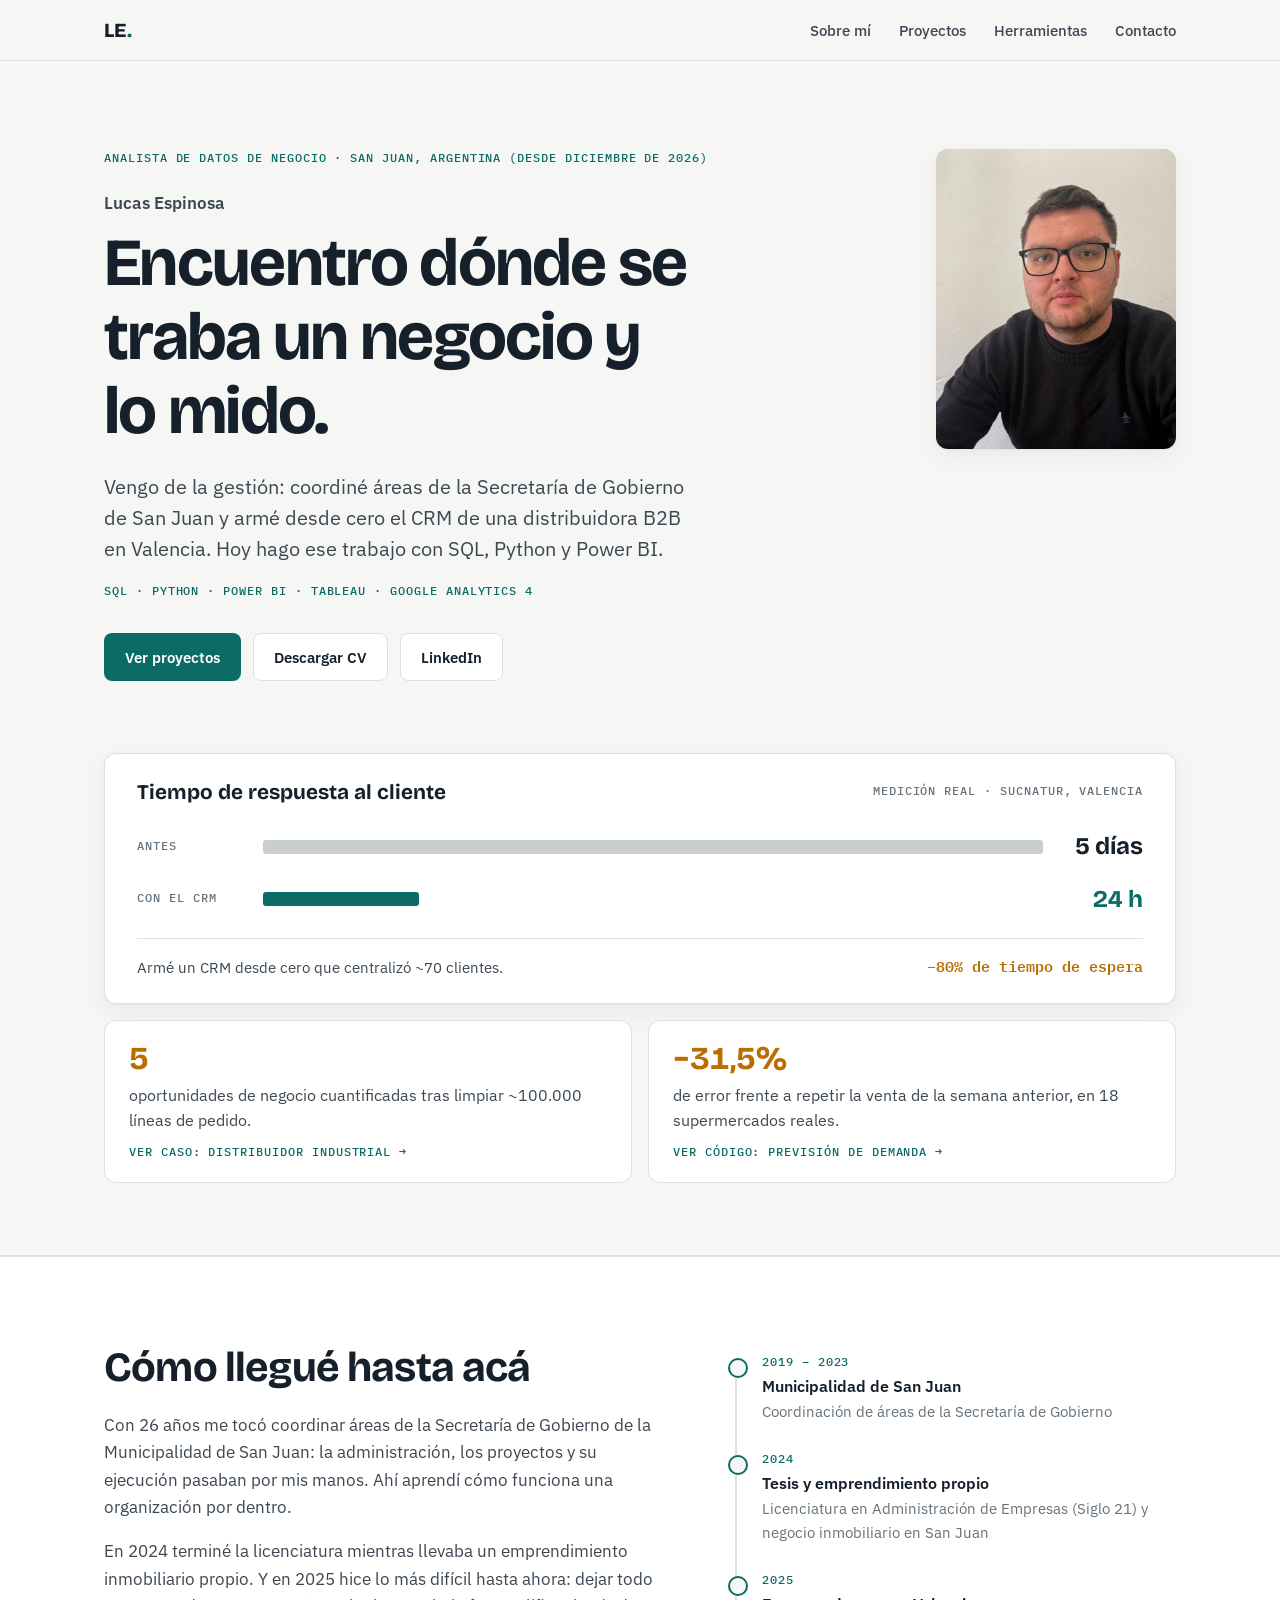
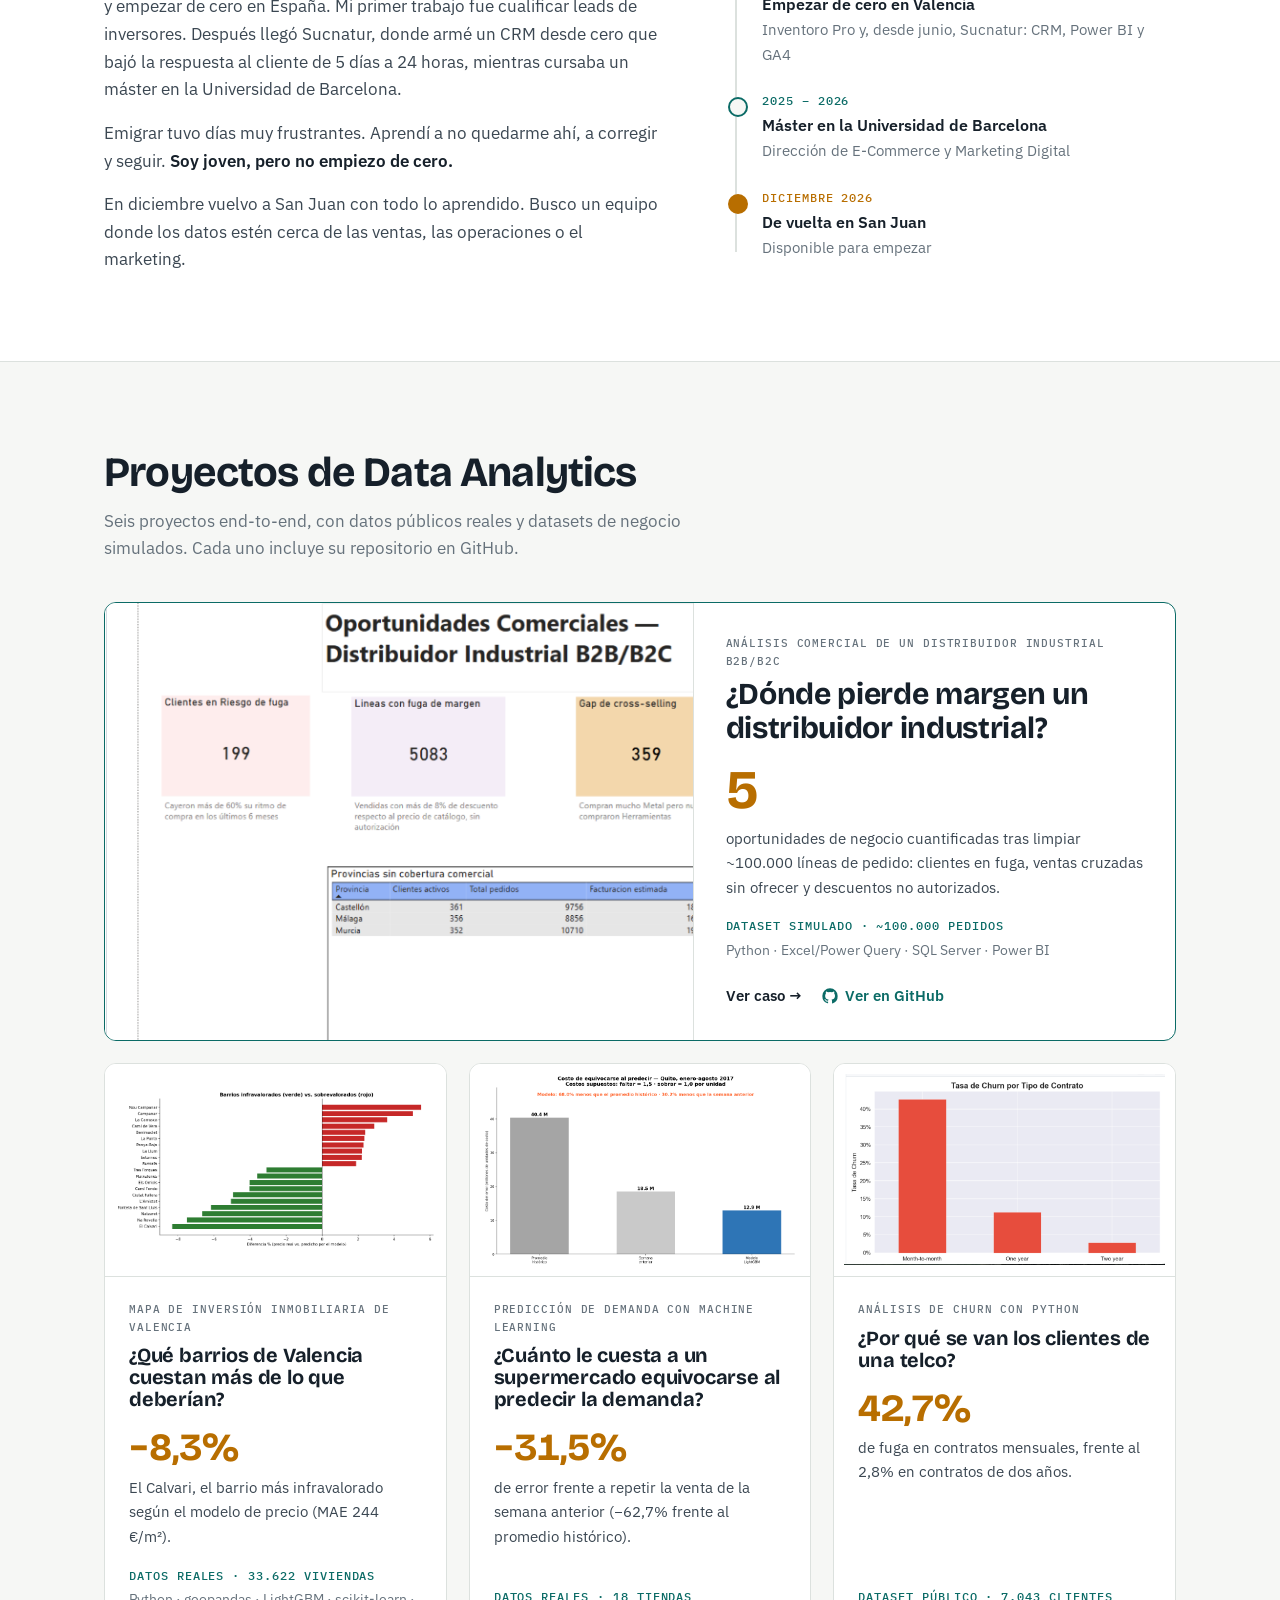
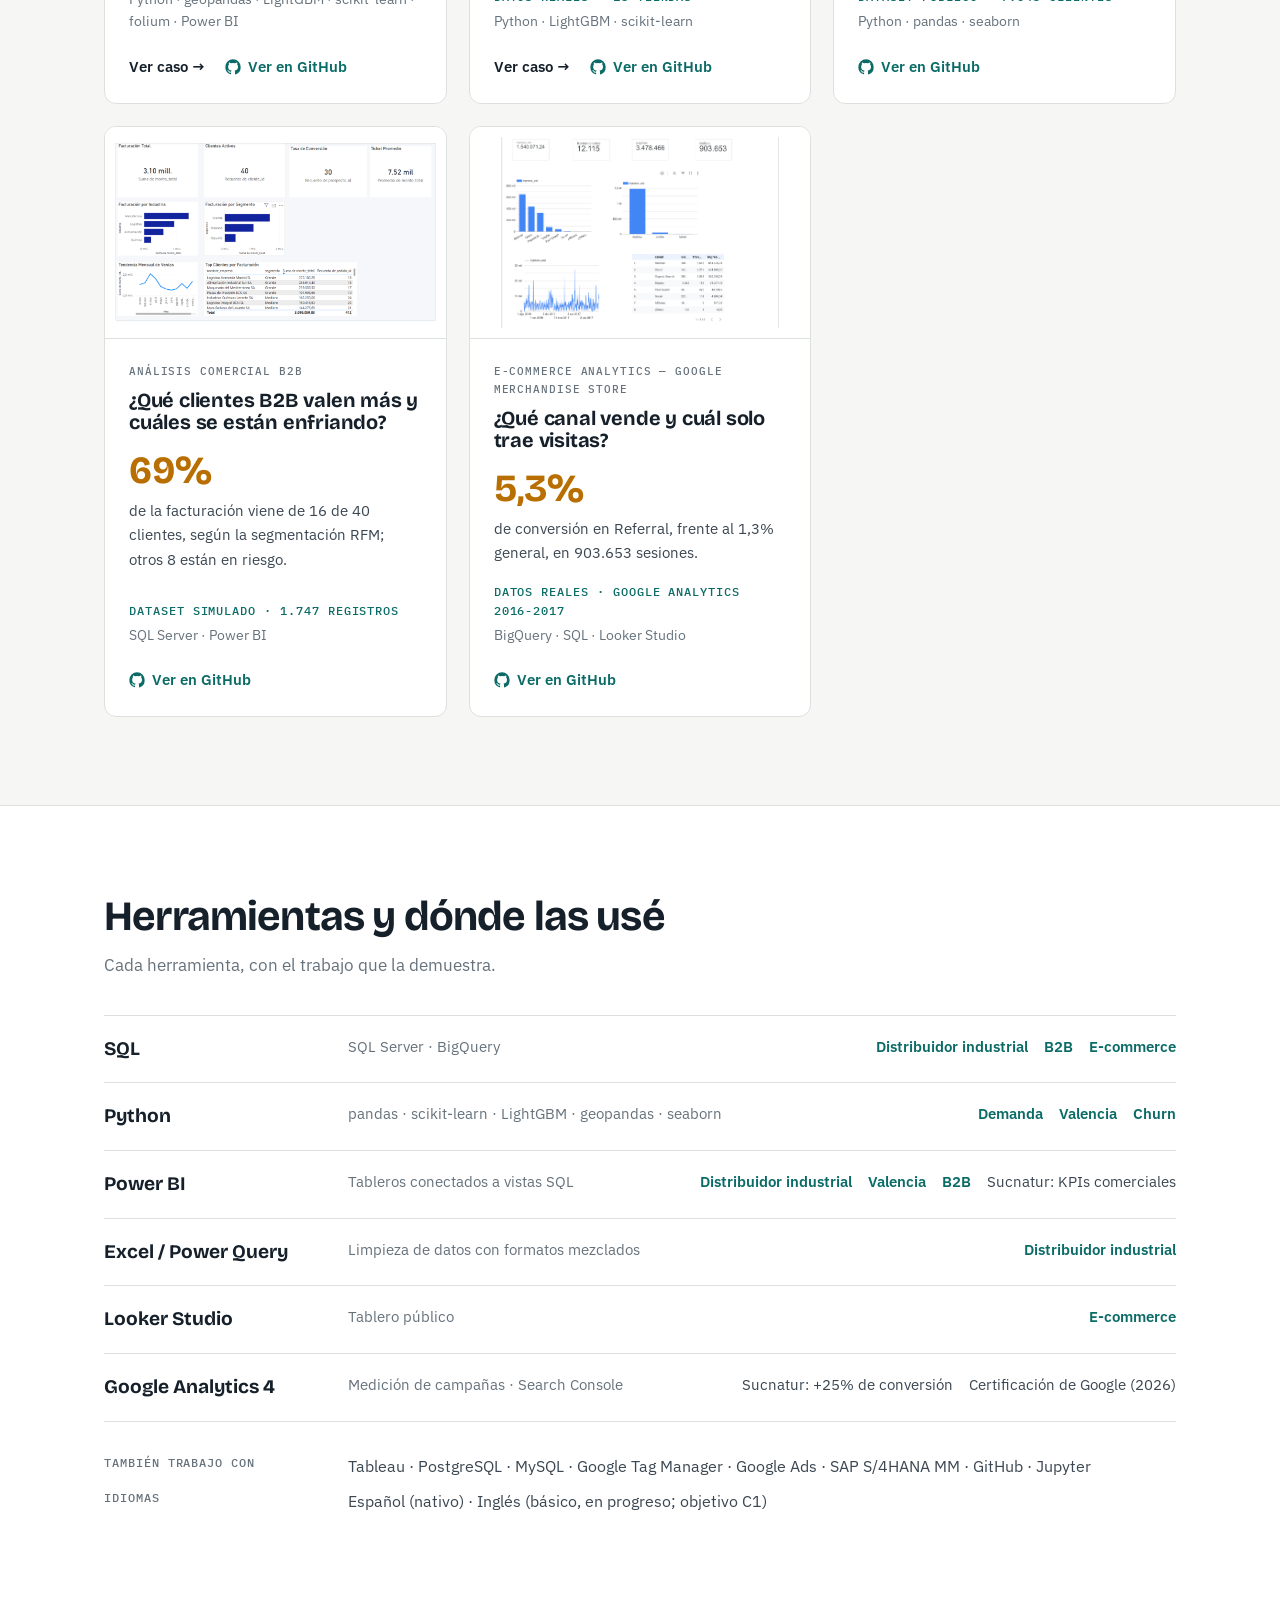
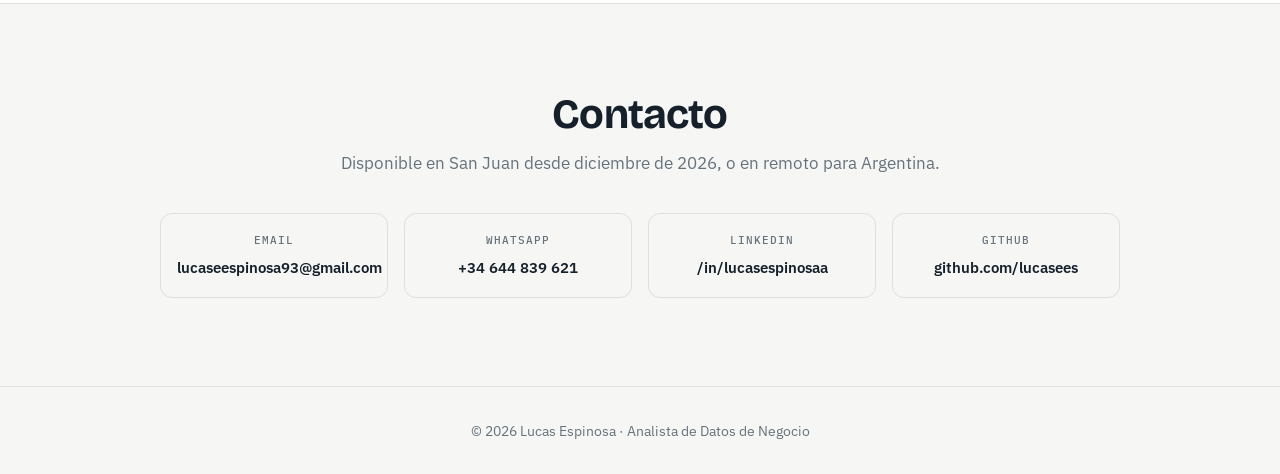
<file: index.html>
<!DOCTYPE html>
<html lang="es">
<head>
  <meta charset="UTF-8" />
  <meta name="viewport" content="width=device-width, initial-scale=1.0" />
  <title>Lucas Espinosa · Analista de Datos de Negocio</title>
  <meta name="description" content="Portfolio de Lucas Espinosa, Analista de Datos de Negocio: SQL, Python, Power BI, Tableau y analítica digital (GA4)." />

  <meta property="og:type" content="website" />
  <meta property="og:url" content="https://lucasees.github.io/portfolio/" />
  <meta property="og:title" content="Lucas Espinosa · Analista de Datos de Negocio" />
  <meta property="og:description" content="6 proyectos end-to-end: SQL, Power BI, Python y BigQuery. Análisis, modelado y dashboards orientados a negocio." />
  <meta property="og:image" content="https://lucasees.github.io/portfolio/og-image.png" />
  <meta property="og:image:width" content="1200" />
  <meta property="og:image:height" content="630" />
  <meta name="twitter:card" content="summary_large_image" />
  <meta name="twitter:title" content="Lucas Espinosa · Analista de Datos de Negocio" />
  <meta name="twitter:description" content="6 proyectos end-to-end: SQL, Power BI, Python y BigQuery." />
  <meta name="twitter:image" content="https://lucasees.github.io/portfolio/og-image.png" />

  <link rel="preconnect" href="https://fonts.googleapis.com" />
  <link rel="preconnect" href="https://fonts.gstatic.com" crossorigin />
  <link href="https://fonts.googleapis.com/css2?family=Bricolage+Grotesque:opsz,wght@12..96,600;12..96,700;12..96,800&family=IBM+Plex+Mono:wght@500;600&family=IBM+Plex+Sans:wght@400;500;600&display=swap" rel="stylesheet" />
  <link rel="stylesheet" href="styles.css?v=6" />
</head>
<body>

  <header class="nav">
    <div class="nav__inner">
      <a href="#inicio" class="nav__brand">LE<span>.</span></a>
      <nav class="nav__links">
        <a href="#sobre-mi">Sobre mí</a>
        <a href="#proyectos">Proyectos</a>
        <a href="#herramientas">Herramientas</a>
        <a href="#contacto">Contacto</a>
      </nav>
    </div>
  </header>

  <main>
    <!-- HERO -->
    <section id="inicio" class="hero">
      <div class="hero__inner">
        <div class="hero__text">
          <p class="hero__eyebrow label">Analista de datos de negocio · San Juan, Argentina (desde diciembre de 2026)</p>
          <p class="hero__name">Lucas Espinosa</p>
          <h1 class="hero__title">Encuentro dónde se traba un negocio y lo mido.</h1>
          <p class="hero__sub">
            Vengo de la gestión: coordiné áreas de la Secretaría de Gobierno de San Juan
            y armé desde cero el CRM de una distribuidora B2B en Valencia. Hoy hago ese
            trabajo con SQL, Python y Power BI.
          </p>
          <p class="hero__stack label">SQL · Python · Power BI · Tableau · Google Analytics 4</p>
          <div class="hero__cta">
            <a href="#proyectos" class="btn btn--primary">Ver proyectos</a>
            <a href="CV_Lucas_Espinosa.pdf" class="btn btn--ghost" download>Descargar CV</a>
            <a href="https://www.linkedin.com/in/lucasespinosaa/" class="btn btn--ghost" target="_blank" rel="noopener">LinkedIn</a>
          </div>
        </div>
        <div class="hero__photo">
          <img src="imagenes/foto-lucas.jpg" alt="Lucas Espinosa, Analista de Datos de Negocio"
               onerror="this.closest('.hero__photo').style.display='none'" />
        </div>
      </div>

      <!-- MEDICIÓN: barras a escala real (120 h frente a 24 h) -->
      <div class="measure">
        <div class="measure__panel">
          <div class="measure__head">
            <h2 class="measure__title">Tiempo de respuesta al cliente</h2>
            <span class="label">Medición real · Sucnatur, Valencia</span>
          </div>
          <dl class="measure__rows">
            <div class="measure__row">
              <dt class="label">Antes</dt>
              <dd class="measure__track"><div class="measure__bar" style="--w: 100%"></div></dd>
              <dd class="measure__value">5 días</dd>
            </div>
            <div class="measure__row">
              <dt class="label">Con el CRM</dt>
              <dd class="measure__track"><div class="measure__bar measure__bar--after" style="--w: 20%"></div></dd>
              <dd class="measure__value measure__value--after">24 h</dd>
            </div>
          </dl>
          <div class="measure__foot">
            <span>Armé un CRM desde cero que centralizó ~70 clientes.</span>
            <span class="measure__delta">−80% de tiempo de espera</span>
          </div>
        </div>
        <div class="facts">
          <a class="fact" href="casos/industrial.html">
            <p class="fact__num">5</p>
            <p class="fact__text">oportunidades de negocio cuantificadas tras limpiar ~100.000 líneas de pedido.</p>
            <p class="fact__src label">Ver caso: distribuidor industrial →</p>
          </a>
          <a class="fact" href="https://github.com/lucasees/proyecto4-demanda-favorita" target="_blank" rel="noopener">
            <p class="fact__num">−31,5%</p>
            <p class="fact__text">de error frente a repetir la venta de la semana anterior, en 18 supermercados reales.</p>
            <p class="fact__src label">Ver código: previsión de demanda →</p>
          </a>
        </div>
      </div>
    </section>

    <!-- SOBRE MI -->
    <section id="sobre-mi" class="section section--alt">
      <div class="section__inner story">
        <div class="story__text">
          <h2 class="section__title">Cómo llegué hasta acá</h2>
          <p class="prose">
            Con 26 años me tocó coordinar áreas de la Secretaría de Gobierno de la
            Municipalidad de San Juan: la administración, los proyectos y su ejecución
            pasaban por mis manos. Ahí aprendí cómo funciona una organización por dentro.
          </p>
          <p class="prose">
            En 2024 terminé la licenciatura mientras llevaba un emprendimiento inmobiliario
            propio. Y en 2025 hice lo más difícil hasta ahora: dejar todo y empezar de cero en
            España. Mi primer trabajo fue cualificar leads de inversores. Después llegó
            Sucnatur, donde armé un CRM desde cero que bajó la respuesta al cliente de
            5 días a 24 horas, mientras cursaba un máster en la Universidad de Barcelona.
          </p>
          <p class="prose">
            Emigrar tuvo días muy frustrantes. Aprendí a no quedarme ahí, a corregir y
            seguir. <strong>Soy joven, pero no empiezo de cero.</strong>
          </p>
          <p class="prose">
            En diciembre vuelvo a San Juan con todo lo aprendido. Busco un equipo donde los
            datos estén cerca de las ventas, las operaciones o el marketing.
          </p>
        </div>
        <ol class="timeline" aria-label="Trayectoria">
          <li>
            <p class="timeline__when label">2019 – 2023</p>
            <p class="timeline__what">Municipalidad de San Juan</p>
            <p class="timeline__detail">Coordinación de áreas de la Secretaría de Gobierno</p>
          </li>
          <li>
            <p class="timeline__when label">2024</p>
            <p class="timeline__what">Tesis y emprendimiento propio</p>
            <p class="timeline__detail">Licenciatura en Administración de Empresas (Siglo 21) y negocio inmobiliario en San Juan</p>
          </li>
          <li>
            <p class="timeline__when label">2025</p>
            <p class="timeline__what">Empezar de cero en Valencia</p>
            <p class="timeline__detail">Inventoro Pro y, desde junio, Sucnatur: CRM, Power BI y GA4</p>
          </li>
          <li>
            <p class="timeline__when label">2025 – 2026</p>
            <p class="timeline__what">Máster en la Universidad de Barcelona</p>
            <p class="timeline__detail">Dirección de E-Commerce y Marketing Digital</p>
          </li>
          <li class="timeline__now">
            <p class="timeline__when label">Diciembre 2026</p>
            <p class="timeline__what">De vuelta en San Juan</p>
            <p class="timeline__detail">Disponible para empezar</p>
          </li>
        </ol>
      </div>
    </section>

    <!-- PROYECTOS -->
    <section id="proyectos" class="section">
      <div class="section__inner">
        <h2 class="section__title">Proyectos de Data Analytics</h2>
        <p class="section__lead">Seis proyectos end-to-end, con datos públicos reales y datasets de negocio simulados. Cada uno incluye su repositorio en GitHub.</p>
        <div id="proyectos-grid" class="grid"></div>
      </div>
    </section>

    <!-- HERRAMIENTAS -->
    <section id="herramientas" class="section section--alt">
      <div class="section__inner">
        <h2 class="section__title">Herramientas y dónde las usé</h2>
        <p class="section__lead">Cada herramienta, con el trabajo que la demuestra.</p>
        <dl class="evidence">
          <div class="evidence__row">
            <dt>SQL</dt>
            <dd>
              <span class="evidence__detail">SQL Server · BigQuery</span>
              <span class="evidence__links"><a href="casos/industrial.html">Distribuidor industrial</a><a href="https://github.com/lucasees/proyecto1-analisis-b2b" target="_blank" rel="noopener">B2B</a><a href="https://github.com/lucasees/proyecto2-ecommerce-analytics" target="_blank" rel="noopener">E-commerce</a></span>
            </dd>
          </div>
          <div class="evidence__row">
            <dt>Python</dt>
            <dd>
              <span class="evidence__detail">pandas · scikit-learn · LightGBM · geopandas · seaborn</span>
              <span class="evidence__links"><a href="casos/favorita.html">Demanda</a><a href="casos/valencia.html">Valencia</a><a href="https://github.com/lucasees/proyecto3-churn-analysis" target="_blank" rel="noopener">Churn</a></span>
            </dd>
          </div>
          <div class="evidence__row">
            <dt>Power BI</dt>
            <dd>
              <span class="evidence__detail">Tableros conectados a vistas SQL</span>
              <span class="evidence__links"><a href="casos/industrial.html">Distribuidor industrial</a><a href="casos/valencia.html">Valencia</a><a href="https://github.com/lucasees/proyecto1-analisis-b2b" target="_blank" rel="noopener">B2B</a><span>Sucnatur: KPIs comerciales</span></span>
            </dd>
          </div>
          <div class="evidence__row">
            <dt>Excel / Power Query</dt>
            <dd>
              <span class="evidence__detail">Limpieza de datos con formatos mezclados</span>
              <span class="evidence__links"><a href="casos/industrial.html">Distribuidor industrial</a></span>
            </dd>
          </div>
          <div class="evidence__row">
            <dt>Looker Studio</dt>
            <dd>
              <span class="evidence__detail">Tablero público</span>
              <span class="evidence__links"><a href="https://github.com/lucasees/proyecto2-ecommerce-analytics" target="_blank" rel="noopener">E-commerce</a></span>
            </dd>
          </div>
          <div class="evidence__row">
            <dt>Google Analytics 4</dt>
            <dd>
              <span class="evidence__detail">Medición de campañas · Search Console</span>
              <span class="evidence__links"><span>Sucnatur: +25% de conversión</span><span>Certificación de Google (2026)</span></span>
            </dd>
          </div>
        </dl>
        <div class="also">
          <p class="also__title label">También trabajo con</p>
          <p class="also__list">Tableau · PostgreSQL · MySQL · Google Tag Manager · Google Ads · SAP S/4HANA MM · GitHub · Jupyter</p>
          <p class="also__title label">Idiomas</p>
          <p class="also__list">Español (nativo) · Inglés (básico, en progreso; objetivo C1)</p>
        </div>
      </div>
    </section>

    <!-- CONTACTO -->
    <section id="contacto" class="section">
      <div class="section__inner section__inner--center">
        <h2 class="section__title">Contacto</h2>
        <p class="section__lead">Disponible en San Juan desde diciembre de 2026, o en remoto para Argentina.</p>
        <div class="contact">
          <a class="contact__item" href="mailto:lucaseespinosa93@gmail.com">
            <span class="contact__label">Email</span>
            lucaseespinosa93@gmail.com
          </a>
          <a class="contact__item" href="https://wa.me/34644839621" target="_blank" rel="noopener">
            <span class="contact__label">WhatsApp</span>
            +34 644 839 621
          </a>
          <a class="contact__item" href="https://www.linkedin.com/in/lucasespinosaa/" target="_blank" rel="noopener">
            <span class="contact__label">LinkedIn</span>
            /in/lucasespinosaa
          </a>
          <a class="contact__item" href="https://github.com/lucasees" target="_blank" rel="noopener">
            <span class="contact__label">GitHub</span>
            github.com/lucasees
          </a>
        </div>
      </div>
    </section>
  </main>

  <footer class="footer">
    <p>© <span id="year"></span> Lucas Espinosa · Analista de Datos de Negocio</p>
  </footer>

  <script src="projects.js?v=5"></script>
  <script src="main.js?v=4"></script>
</body>
</html>
</file>
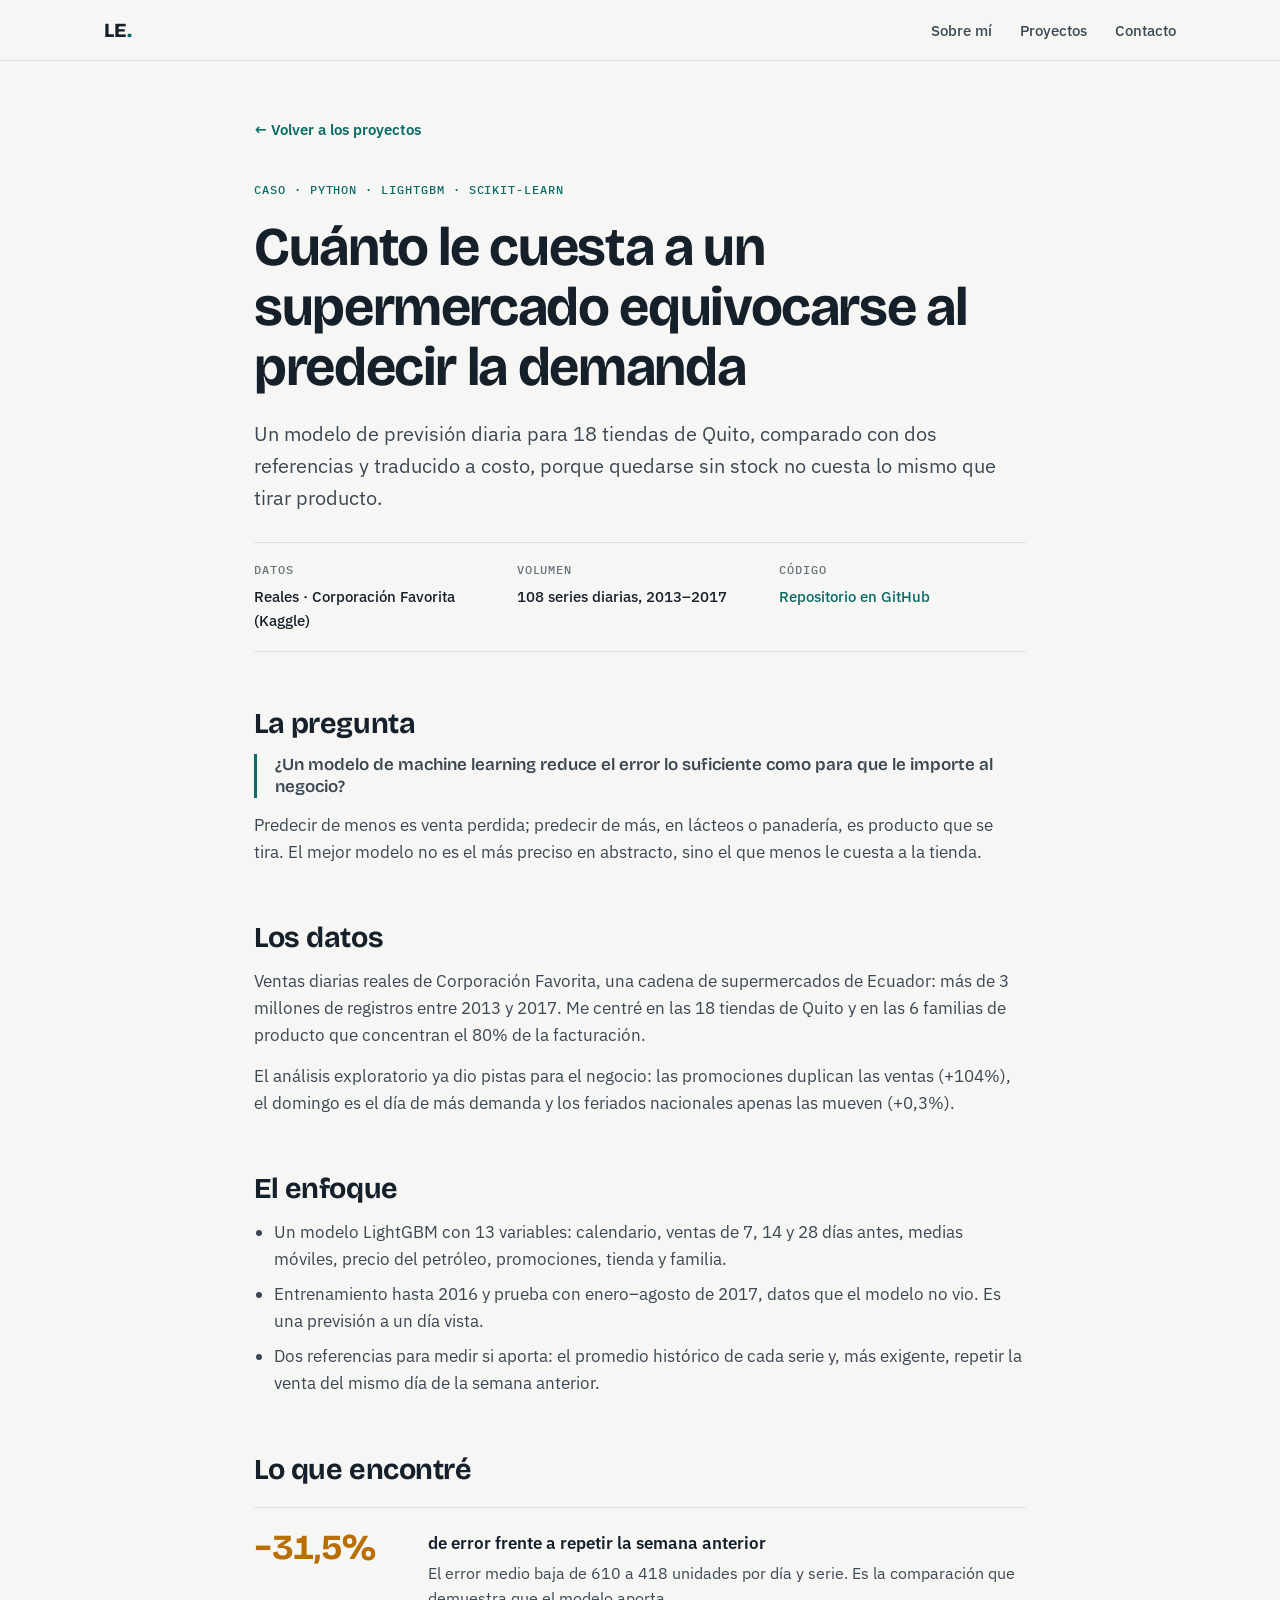
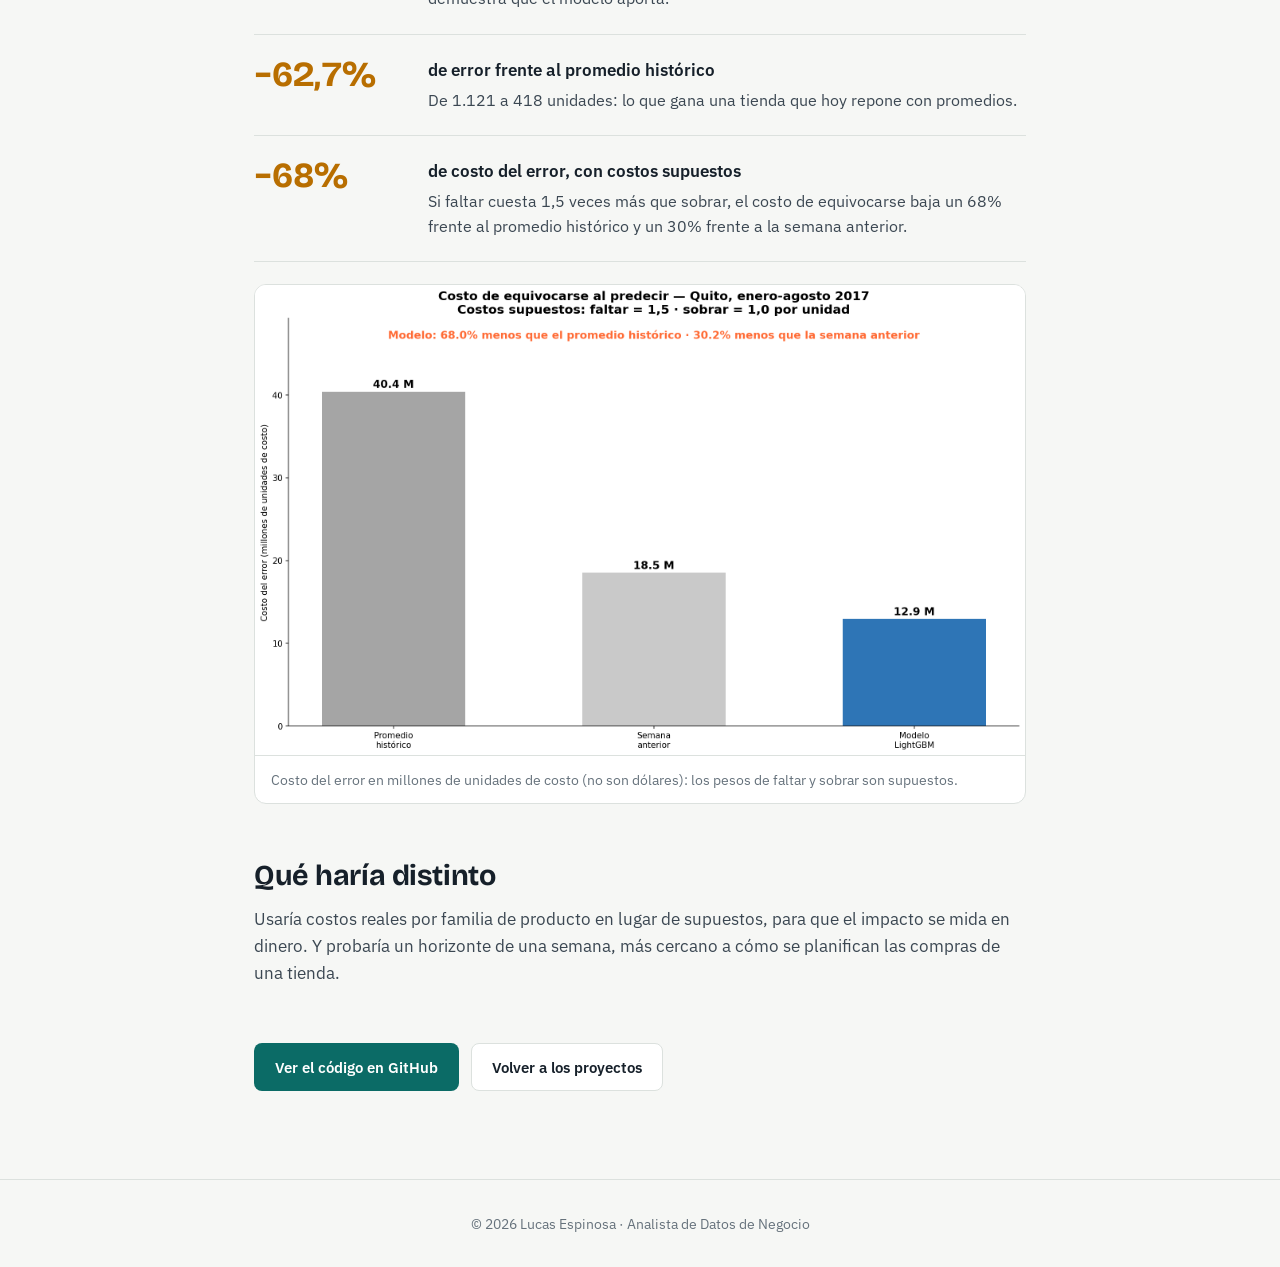
<file: casos/favorita.html>
<!DOCTYPE html>
<html lang="es">
<head>
  <meta charset="UTF-8" />
  <meta name="viewport" content="width=device-width, initial-scale=1.0" />
  <title>Cuánto le cuesta a un supermercado equivocarse al predecir la demanda · Lucas Espinosa</title>
  <meta name="description" content="Caso de análisis: previsión de demanda con LightGBM para 18 supermercados reales, comparada con dos referencias y traducida a costo del error." />
  <meta property="og:title" content="Cuánto le cuesta a un supermercado equivocarse al predecir la demanda · Lucas Espinosa" />
  <meta property="og:image" content="https://lucasees.github.io/portfolio/og-image.png" />

  <link rel="preconnect" href="https://fonts.googleapis.com" />
  <link rel="preconnect" href="https://fonts.gstatic.com" crossorigin />
  <link href="https://fonts.googleapis.com/css2?family=Bricolage+Grotesque:opsz,wght@12..96,600;12..96,700;12..96,800&family=IBM+Plex+Mono:wght@500;600&family=IBM+Plex+Sans:wght@400;500;600&display=swap" rel="stylesheet" />
  <link rel="stylesheet" href="../styles.css?v=6" />
</head>
<body>

  <header class="nav">
    <div class="nav__inner">
      <a href="../index.html" class="nav__brand">LE<span>.</span></a>
      <nav class="nav__links">
        <a href="../index.html#sobre-mi">Sobre mí</a>
        <a href="../index.html#proyectos">Proyectos</a>
        <a href="../index.html#contacto">Contacto</a>
      </nav>
    </div>
  </header>

  <main class="case">
    <a class="case__back" href="../index.html#proyectos">← Volver a los proyectos</a>

    <p class="case__eyebrow label">Caso · Python · LightGBM · scikit-learn</p>
    <h1 class="case__title">Cuánto le cuesta a un supermercado equivocarse al predecir la demanda</h1>
    <p class="case__lead">
      Un modelo de previsión diaria para 18 tiendas de Quito, comparado con dos referencias
      y traducido a costo, porque quedarse sin stock no cuesta lo mismo que tirar producto.
    </p>

    <dl class="case__meta">
      <div>
        <dt class="label">Datos</dt>
        <dd>Reales · Corporación Favorita (Kaggle)</dd>
      </div>
      <div>
        <dt class="label">Volumen</dt>
        <dd>108 series diarias, 2013–2017</dd>
      </div>
      <div>
        <dt class="label">Código</dt>
        <dd><a href="https://github.com/lucasees/proyecto4-demanda-favorita" target="_blank" rel="noopener">Repositorio en GitHub</a></dd>
      </div>
    </dl>

    <section class="case__section">
      <h2>La pregunta</h2>
      <p class="case__question">
        ¿Un modelo de machine learning reduce el error lo suficiente como para que le importe al negocio?
      </p>
      <p>
        Predecir de menos es venta perdida; predecir de más, en lácteos o panadería, es
        producto que se tira. El mejor modelo no es el más preciso en abstracto, sino el que
        menos le cuesta a la tienda.
      </p>
    </section>

    <section class="case__section">
      <h2>Los datos</h2>
      <p>
        Ventas diarias reales de Corporación Favorita, una cadena de supermercados de
        Ecuador: más de 3 millones de registros entre 2013 y 2017. Me centré en las 18 tiendas
        de Quito y en las 6 familias de producto que concentran el 80% de la facturación.
      </p>
      <p>
        El análisis exploratorio ya dio pistas para el negocio: las promociones duplican las
        ventas (+104%), el domingo es el día de más demanda y los feriados nacionales apenas
        las mueven (+0,3%).
      </p>
    </section>

    <section class="case__section">
      <h2>El enfoque</h2>
      <ul>
        <li>Un modelo LightGBM con 13 variables: calendario, ventas de 7, 14 y 28 días antes, medias móviles, precio del petróleo, promociones, tienda y familia.</li>
        <li>Entrenamiento hasta 2016 y prueba con enero–agosto de 2017, datos que el modelo no vio. Es una previsión a un día vista.</li>
        <li>Dos referencias para medir si aporta: el promedio histórico de cada serie y, más exigente, repetir la venta del mismo día de la semana anterior.</li>
      </ul>
    </section>

    <section class="case__section">
      <h2>Lo que encontré</h2>
      <ol class="findings">
        <li>
          <p class="findings__num">−31,5%</p>
          <div>
            <p class="findings__what">de error frente a repetir la semana anterior</p>
            <p class="findings__why">El error medio baja de 610 a 418 unidades por día y serie. Es la comparación que demuestra que el modelo aporta.</p>
          </div>
        </li>
        <li>
          <p class="findings__num">−62,7%</p>
          <div>
            <p class="findings__what">de error frente al promedio histórico</p>
            <p class="findings__why">De 1.121 a 418 unidades: lo que gana una tienda que hoy repone con promedios.</p>
          </div>
        </li>
        <li>
          <p class="findings__num">−68%</p>
          <div>
            <p class="findings__what">de costo del error, con costos supuestos</p>
            <p class="findings__why">Si faltar cuesta 1,5 veces más que sobrar, el costo de equivocarse baja un 68% frente al promedio histórico y un 30% frente a la semana anterior.</p>
          </div>
        </li>
      </ol>
      <figure class="case__figure">
        <img src="../imagenes/favorita-costo-error.png" alt="Gráfico de barras con el costo del error: promedio histórico 40,4 M, semana anterior 18,5 M y modelo LightGBM 12,9 M de unidades de costo" loading="lazy" />
        <figcaption>Costo del error en millones de unidades de costo (no son dólares): los pesos de faltar y sobrar son supuestos.</figcaption>
      </figure>
    </section>

    <section class="case__section">
      <h2>Qué haría distinto</h2>
      <p>
        Usaría costos reales por familia de producto en lugar de supuestos, para que el
        impacto se mida en dinero. Y probaría un horizonte de una semana, más cercano a cómo
        se planifican las compras de una tienda.
      </p>
    </section>

    <div class="case__cta">
      <a class="btn btn--primary" href="https://github.com/lucasees/proyecto4-demanda-favorita" target="_blank" rel="noopener">Ver el código en GitHub</a>
      <a class="btn btn--ghost" href="../index.html#proyectos">Volver a los proyectos</a>
    </div>
  </main>

  <footer class="footer">
    <p>© 2026 Lucas Espinosa · Analista de Datos de Negocio</p>
  </footer>
</body>
</html>
</file>
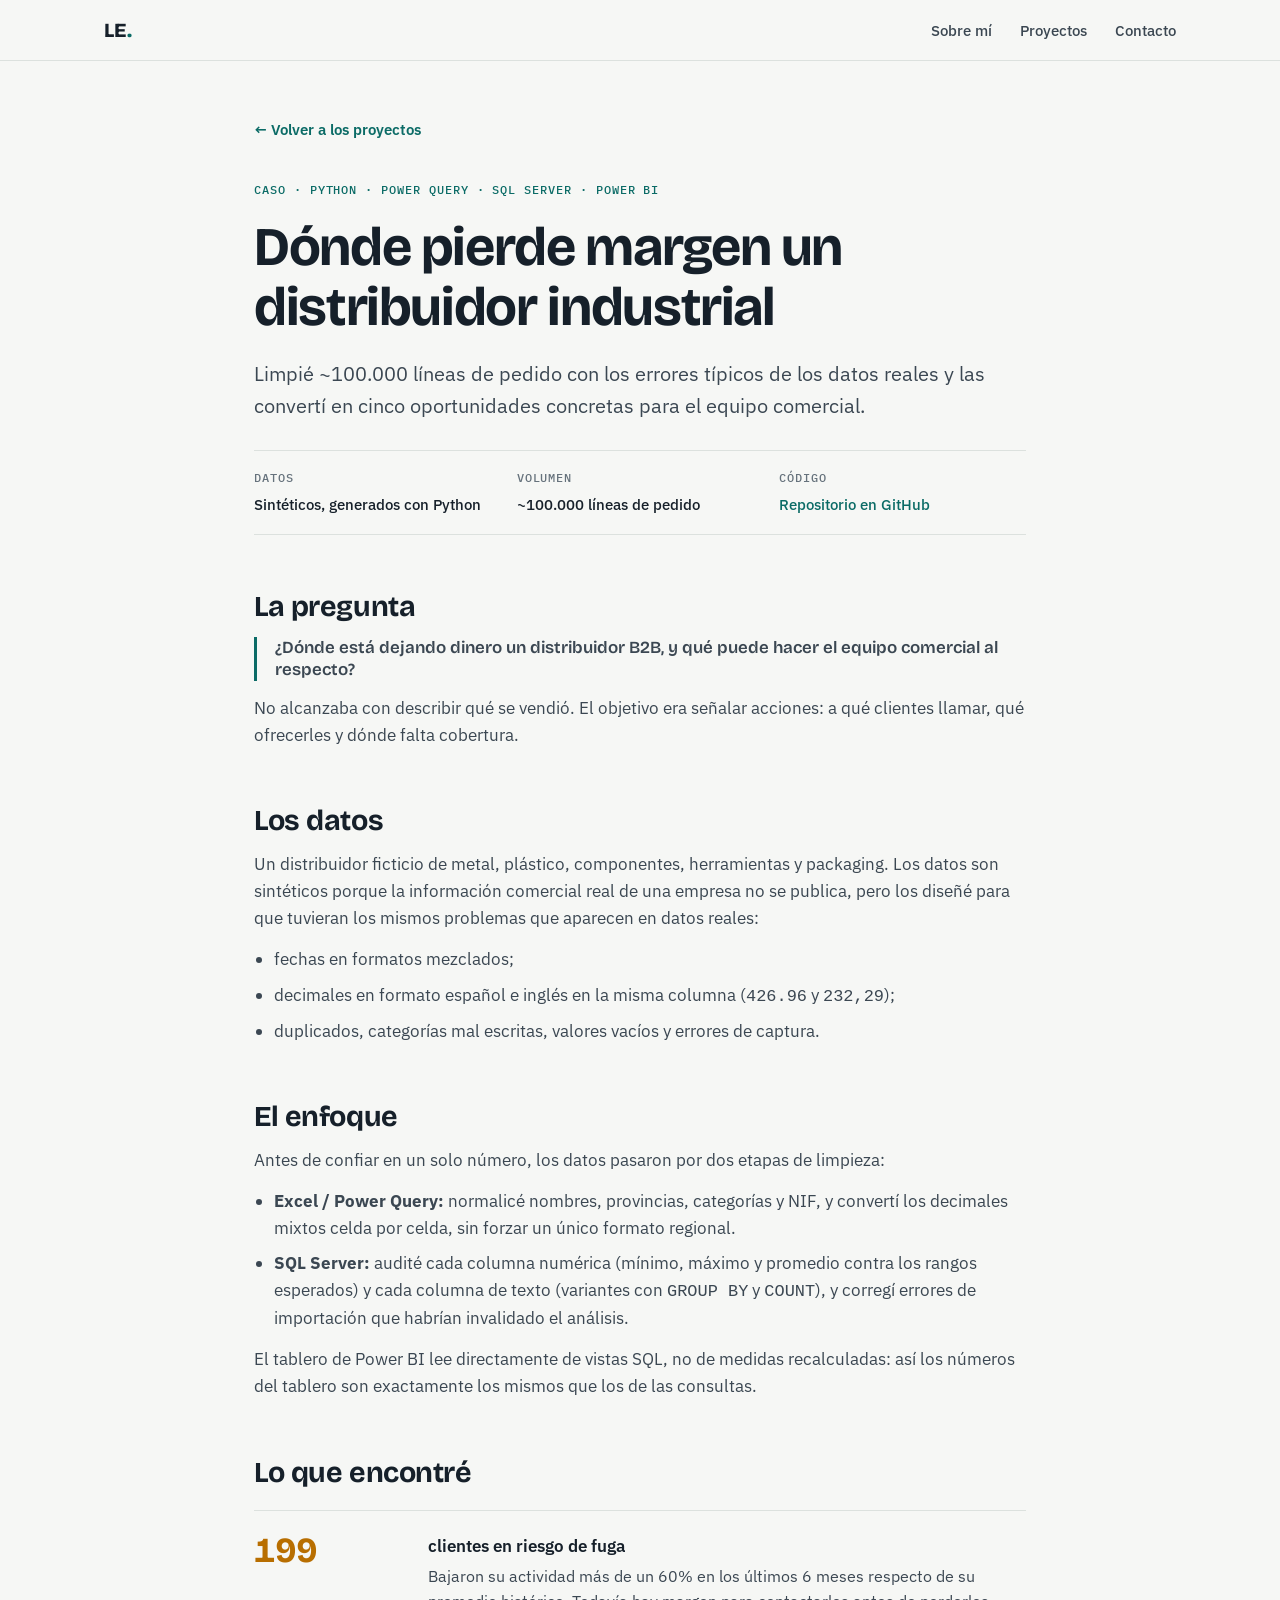
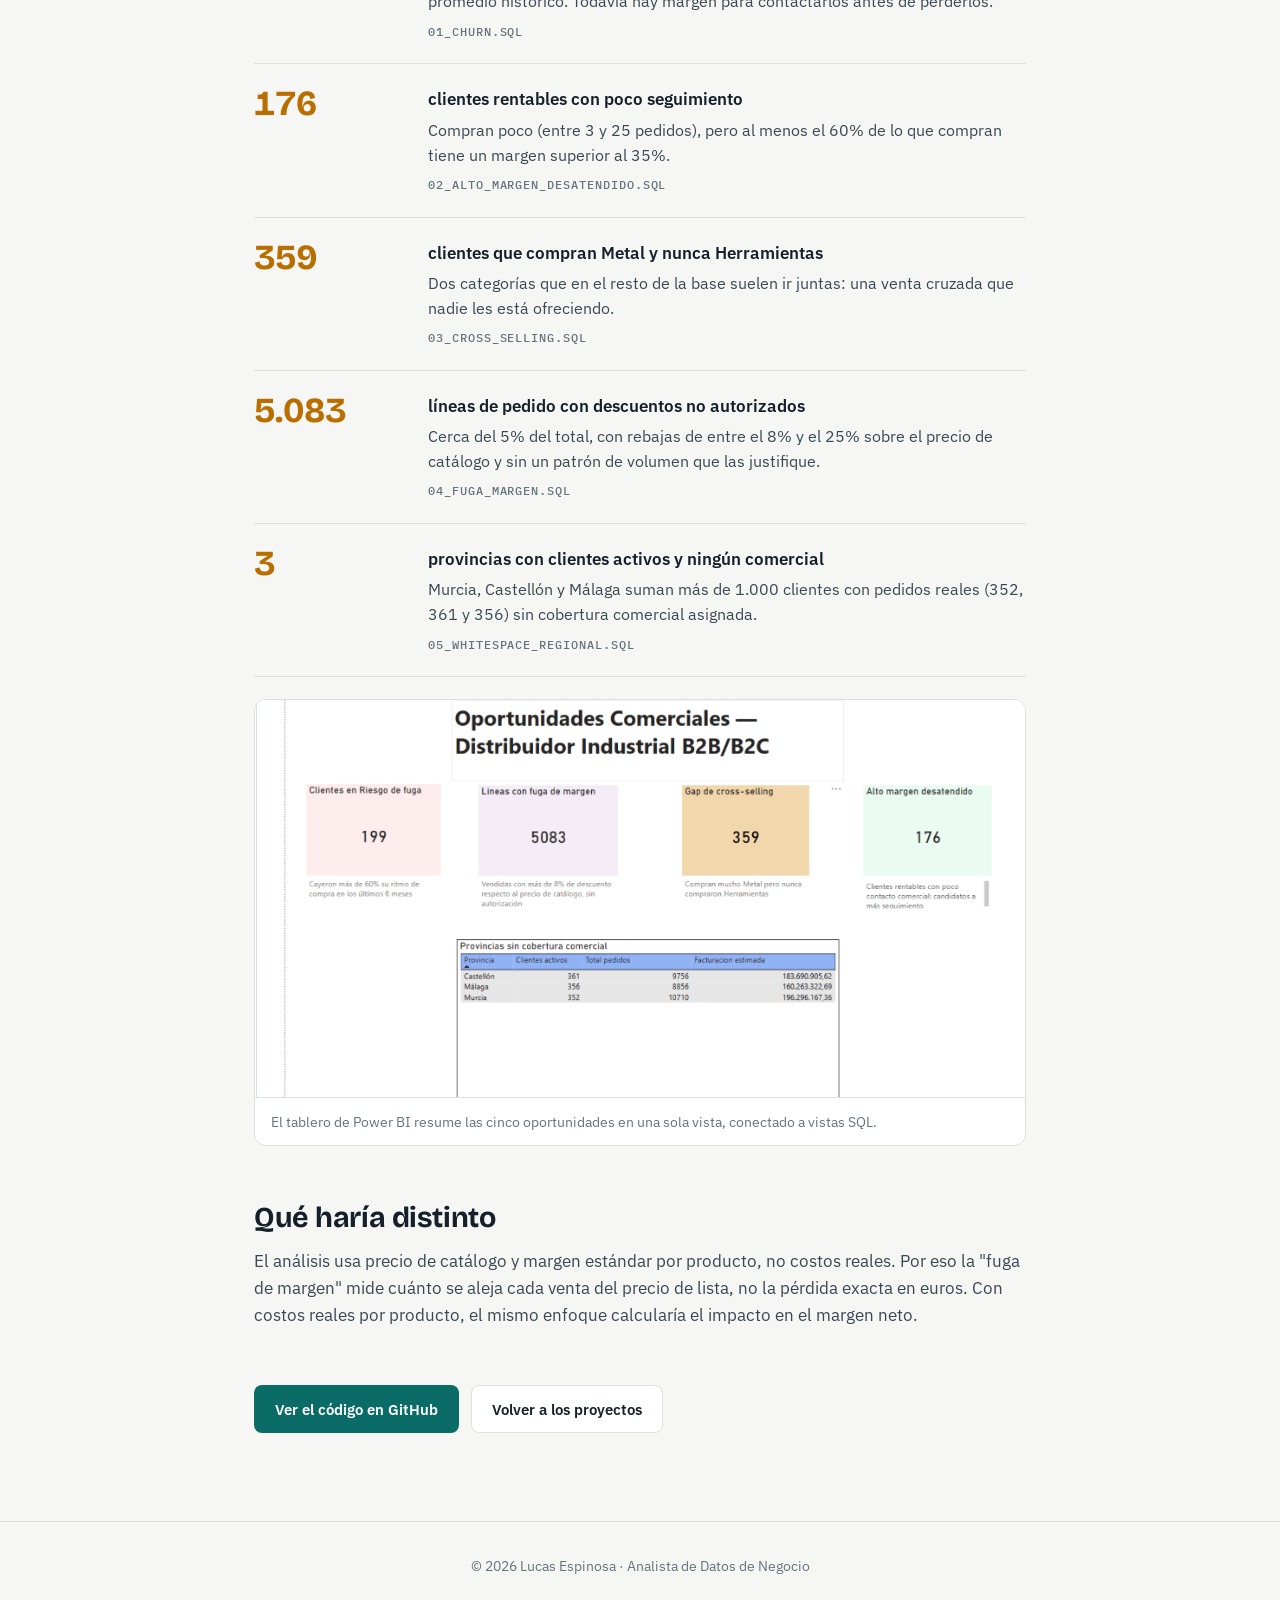
<file: casos/industrial.html>
<!DOCTYPE html>
<html lang="es">
<head>
  <meta charset="UTF-8" />
  <meta name="viewport" content="width=device-width, initial-scale=1.0" />
  <title>Dónde pierde margen un distribuidor industrial · Lucas Espinosa</title>
  <meta name="description" content="Caso de análisis: limpieza de ~100.000 líneas de pedido y 5 oportunidades de negocio cuantificadas con SQL Server y Power BI." />
  <meta property="og:title" content="Dónde pierde margen un distribuidor industrial · Lucas Espinosa" />
  <meta property="og:image" content="https://lucasees.github.io/portfolio/og-image.png" />

  <link rel="preconnect" href="https://fonts.googleapis.com" />
  <link rel="preconnect" href="https://fonts.gstatic.com" crossorigin />
  <link href="https://fonts.googleapis.com/css2?family=Bricolage+Grotesque:opsz,wght@12..96,600;12..96,700;12..96,800&family=IBM+Plex+Mono:wght@500;600&family=IBM+Plex+Sans:wght@400;500;600&display=swap" rel="stylesheet" />
  <link rel="stylesheet" href="../styles.css?v=6" />
</head>
<body>

  <header class="nav">
    <div class="nav__inner">
      <a href="../index.html" class="nav__brand">LE<span>.</span></a>
      <nav class="nav__links">
        <a href="../index.html#sobre-mi">Sobre mí</a>
        <a href="../index.html#proyectos">Proyectos</a>
        <a href="../index.html#contacto">Contacto</a>
      </nav>
    </div>
  </header>

  <main class="case">
    <a class="case__back" href="../index.html#proyectos">← Volver a los proyectos</a>

    <p class="case__eyebrow label">Caso · Python · Power Query · SQL Server · Power BI</p>
    <h1 class="case__title">Dónde pierde margen un distribuidor industrial</h1>
    <p class="case__lead">
      Limpié ~100.000 líneas de pedido con los errores típicos de los datos reales y las
      convertí en cinco oportunidades concretas para el equipo comercial.
    </p>

    <dl class="case__meta">
      <div>
        <dt class="label">Datos</dt>
        <dd>Sintéticos, generados con Python</dd>
      </div>
      <div>
        <dt class="label">Volumen</dt>
        <dd>~100.000 líneas de pedido</dd>
      </div>
      <div>
        <dt class="label">Código</dt>
        <dd><a href="https://github.com/lucasees/proyecto6-analisis-comercial-industrial" target="_blank" rel="noopener">Repositorio en GitHub</a></dd>
      </div>
    </dl>

    <section class="case__section">
      <h2>La pregunta</h2>
      <p class="case__question">
        ¿Dónde está dejando dinero un distribuidor B2B, y qué puede hacer el equipo comercial al respecto?
      </p>
      <p>
        No alcanzaba con describir qué se vendió. El objetivo era señalar acciones: a qué
        clientes llamar, qué ofrecerles y dónde falta cobertura.
      </p>
    </section>

    <section class="case__section">
      <h2>Los datos</h2>
      <p>
        Un distribuidor ficticio de metal, plástico, componentes, herramientas y packaging.
        Los datos son sintéticos porque la información comercial real de una empresa no se
        publica, pero los diseñé para que tuvieran los mismos problemas que aparecen en
        datos reales:
      </p>
      <ul>
        <li>fechas en formatos mezclados;</li>
        <li>decimales en formato español e inglés en la misma columna (<code>426.96</code> y <code>232,29</code>);</li>
        <li>duplicados, categorías mal escritas, valores vacíos y errores de captura.</li>
      </ul>
    </section>

    <section class="case__section">
      <h2>El enfoque</h2>
      <p>
        Antes de confiar en un solo número, los datos pasaron por dos etapas de limpieza:
      </p>
      <ul>
        <li><strong>Excel / Power Query:</strong> normalicé nombres, provincias, categorías y NIF, y convertí los decimales mixtos celda por celda, sin forzar un único formato regional.</li>
        <li><strong>SQL Server:</strong> audité cada columna numérica (mínimo, máximo y promedio contra los rangos esperados) y cada columna de texto (variantes con <code>GROUP BY</code> y <code>COUNT</code>), y corregí errores de importación que habrían invalidado el análisis.</li>
      </ul>
      <p>
        El tablero de Power BI lee directamente de vistas SQL, no de medidas recalculadas: así
        los números del tablero son exactamente los mismos que los de las consultas.
      </p>
    </section>

    <section class="case__section">
      <h2>Lo que encontré</h2>
      <ol class="findings">
        <li>
          <p class="findings__num">199</p>
          <div>
            <p class="findings__what">clientes en riesgo de fuga</p>
            <p class="findings__why">Bajaron su actividad más de un 60% en los últimos 6 meses respecto de su promedio histórico. Todavía hay margen para contactarlos antes de perderlos.</p>
            <p class="findings__how label">01_churn.sql</p>
          </div>
        </li>
        <li>
          <p class="findings__num">176</p>
          <div>
            <p class="findings__what">clientes rentables con poco seguimiento</p>
            <p class="findings__why">Compran poco (entre 3 y 25 pedidos), pero al menos el 60% de lo que compran tiene un margen superior al 35%.</p>
            <p class="findings__how label">02_alto_margen_desatendido.sql</p>
          </div>
        </li>
        <li>
          <p class="findings__num">359</p>
          <div>
            <p class="findings__what">clientes que compran Metal y nunca Herramientas</p>
            <p class="findings__why">Dos categorías que en el resto de la base suelen ir juntas: una venta cruzada que nadie les está ofreciendo.</p>
            <p class="findings__how label">03_cross_selling.sql</p>
          </div>
        </li>
        <li>
          <p class="findings__num">5.083</p>
          <div>
            <p class="findings__what">líneas de pedido con descuentos no autorizados</p>
            <p class="findings__why">Cerca del 5% del total, con rebajas de entre el 8% y el 25% sobre el precio de catálogo y sin un patrón de volumen que las justifique.</p>
            <p class="findings__how label">04_fuga_margen.sql</p>
          </div>
        </li>
        <li>
          <p class="findings__num">3</p>
          <div>
            <p class="findings__what">provincias con clientes activos y ningún comercial</p>
            <p class="findings__why">Murcia, Castellón y Málaga suman más de 1.000 clientes con pedidos reales (352, 361 y 356) sin cobertura comercial asignada.</p>
            <p class="findings__how label">05_whitespace_regional.sql</p>
          </div>
        </li>
      </ol>
      <figure class="case__figure">
        <img src="../imagenes/proyecto6.png" alt="Tablero de Power BI con las cinco oportunidades del distribuidor industrial" loading="lazy" />
        <figcaption>El tablero de Power BI resume las cinco oportunidades en una sola vista, conectado a vistas SQL.</figcaption>
      </figure>
    </section>

    <section class="case__section">
      <h2>Qué haría distinto</h2>
      <p>
        El análisis usa precio de catálogo y margen estándar por producto, no costos reales.
        Por eso la "fuga de margen" mide cuánto se aleja cada venta del precio de lista, no la
        pérdida exacta en euros. Con costos reales por producto, el mismo enfoque calcularía
        el impacto en el margen neto.
      </p>
    </section>

    <div class="case__cta">
      <a class="btn btn--primary" href="https://github.com/lucasees/proyecto6-analisis-comercial-industrial" target="_blank" rel="noopener">Ver el código en GitHub</a>
      <a class="btn btn--ghost" href="../index.html#proyectos">Volver a los proyectos</a>
    </div>
  </main>

  <footer class="footer">
    <p>© 2026 Lucas Espinosa · Analista de Datos de Negocio</p>
  </footer>
</body>
</html>
</file>
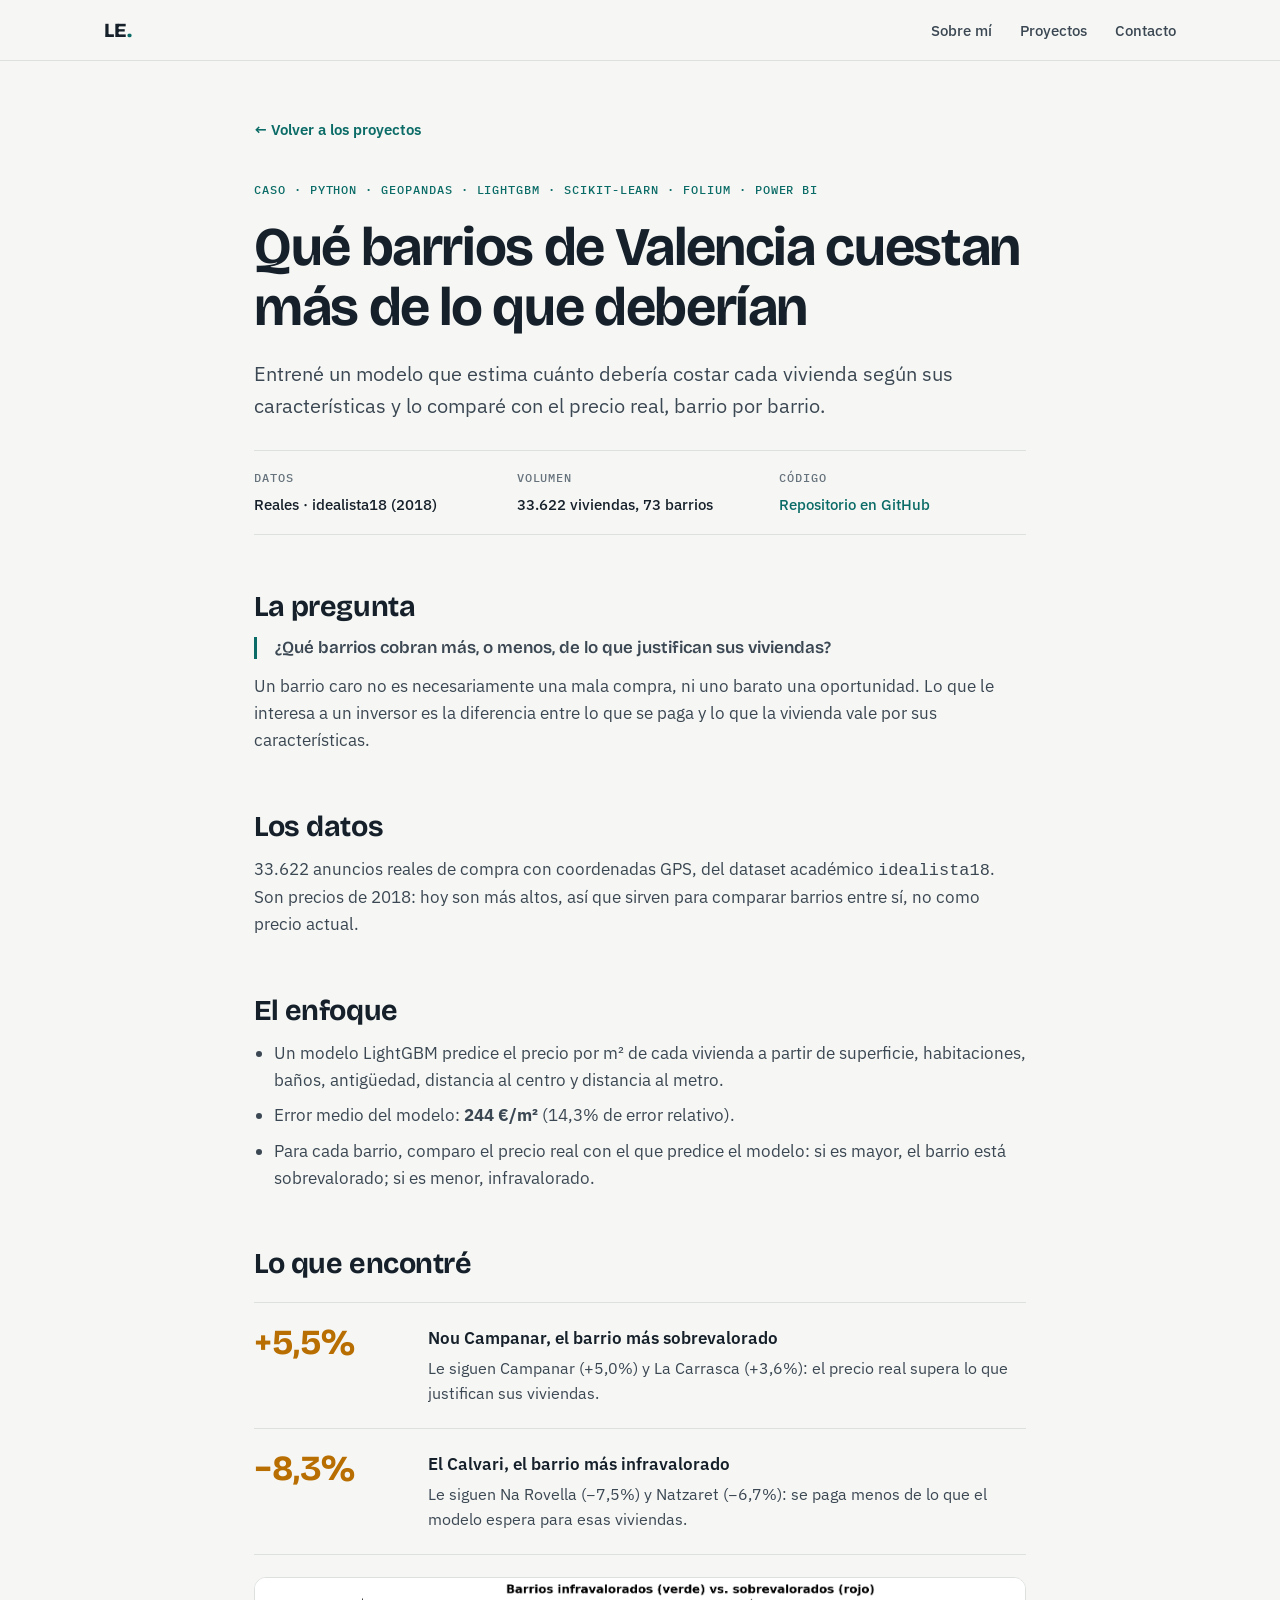
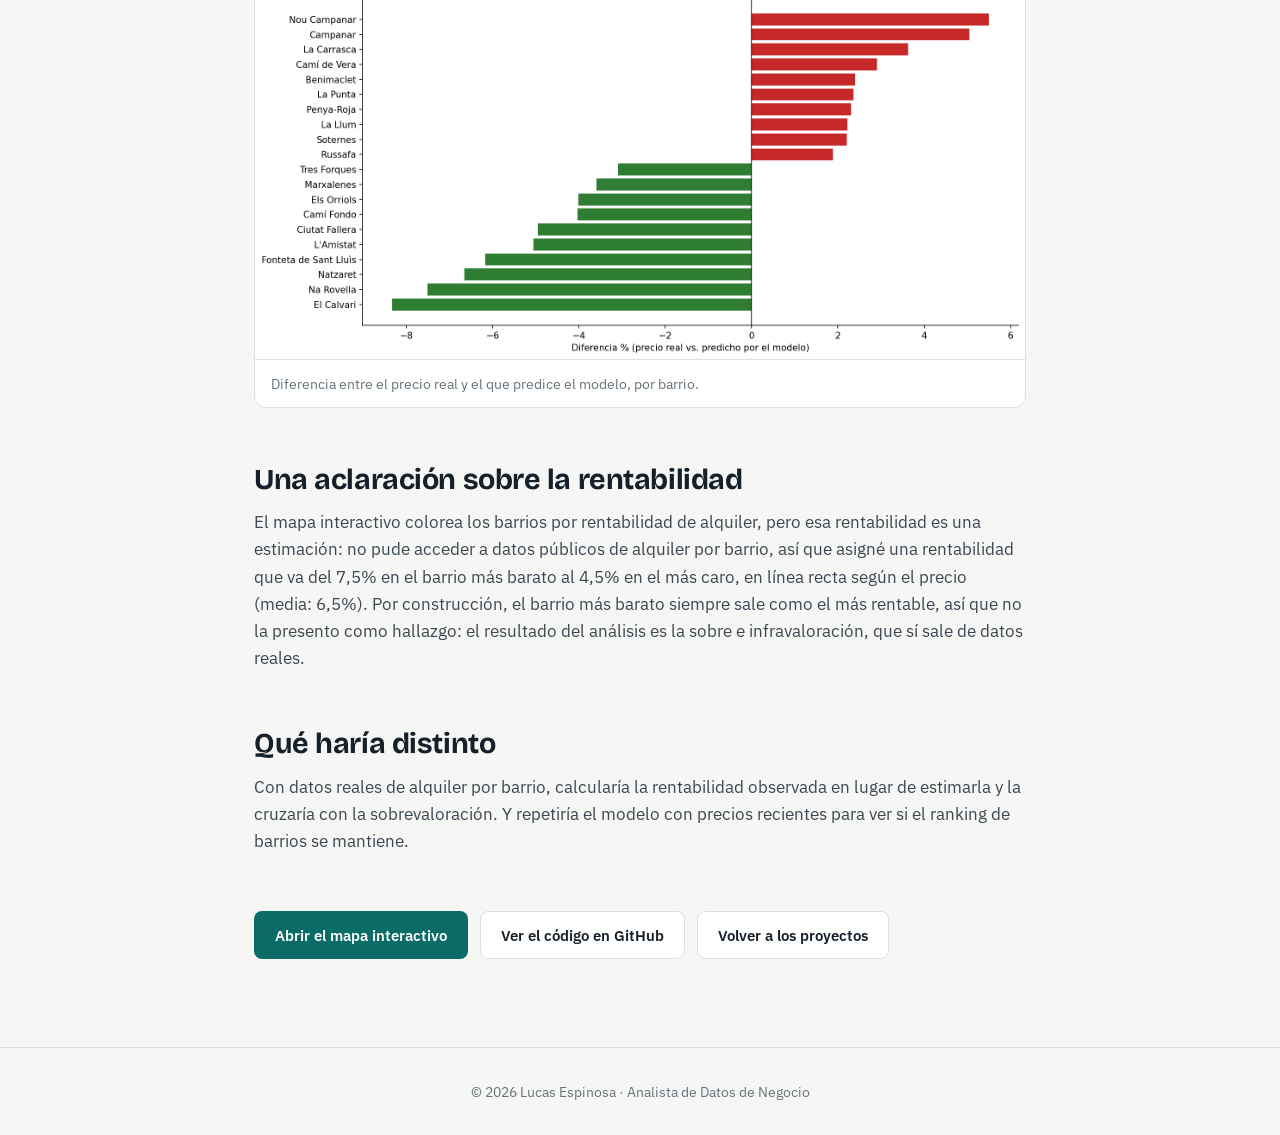
<file: casos/valencia.html>
<!DOCTYPE html>
<html lang="es">
<head>
  <meta charset="UTF-8" />
  <meta name="viewport" content="width=device-width, initial-scale=1.0" />
  <title>Qué barrios de Valencia cuestan más de lo que deberían · Lucas Espinosa</title>
  <meta name="description" content="Caso de análisis: modelo de precio con LightGBM sobre 33.622 viviendas reales para detectar barrios sobre e infravalorados en Valencia." />
  <meta property="og:title" content="Qué barrios de Valencia cuestan más de lo que deberían · Lucas Espinosa" />
  <meta property="og:image" content="https://lucasees.github.io/portfolio/og-image.png" />

  <link rel="preconnect" href="https://fonts.googleapis.com" />
  <link rel="preconnect" href="https://fonts.gstatic.com" crossorigin />
  <link href="https://fonts.googleapis.com/css2?family=Bricolage+Grotesque:opsz,wght@12..96,600;12..96,700;12..96,800&family=IBM+Plex+Mono:wght@500;600&family=IBM+Plex+Sans:wght@400;500;600&display=swap" rel="stylesheet" />
  <link rel="stylesheet" href="../styles.css?v=6" />
</head>
<body>

  <header class="nav">
    <div class="nav__inner">
      <a href="../index.html" class="nav__brand">LE<span>.</span></a>
      <nav class="nav__links">
        <a href="../index.html#sobre-mi">Sobre mí</a>
        <a href="../index.html#proyectos">Proyectos</a>
        <a href="../index.html#contacto">Contacto</a>
      </nav>
    </div>
  </header>

  <main class="case">
    <a class="case__back" href="../index.html#proyectos">← Volver a los proyectos</a>

    <p class="case__eyebrow label">Caso · Python · geopandas · LightGBM · scikit-learn · folium · Power BI</p>
    <h1 class="case__title">Qué barrios de Valencia cuestan más de lo que deberían</h1>
    <p class="case__lead">
      Entrené un modelo que estima cuánto debería costar cada vivienda según sus
      características y lo comparé con el precio real, barrio por barrio.
    </p>

    <dl class="case__meta">
      <div>
        <dt class="label">Datos</dt>
        <dd>Reales · idealista18 (2018)</dd>
      </div>
      <div>
        <dt class="label">Volumen</dt>
        <dd>33.622 viviendas, 73 barrios</dd>
      </div>
      <div>
        <dt class="label">Código</dt>
        <dd><a href="https://github.com/lucasees/proyecto5-inmobiliario-valencia" target="_blank" rel="noopener">Repositorio en GitHub</a></dd>
      </div>
    </dl>

    <section class="case__section">
      <h2>La pregunta</h2>
      <p class="case__question">
        ¿Qué barrios cobran más, o menos, de lo que justifican sus viviendas?
      </p>
      <p>
        Un barrio caro no es necesariamente una mala compra, ni uno barato una oportunidad.
        Lo que le interesa a un inversor es la diferencia entre lo que se paga y lo que la
        vivienda vale por sus características.
      </p>
    </section>

    <section class="case__section">
      <h2>Los datos</h2>
      <p>
        33.622 anuncios reales de compra con coordenadas GPS, del dataset académico
        <code>idealista18</code>. Son precios de 2018: hoy son más altos, así que sirven para
        comparar barrios entre sí, no como precio actual.
      </p>
    </section>

    <section class="case__section">
      <h2>El enfoque</h2>
      <ul>
        <li>Un modelo LightGBM predice el precio por m² de cada vivienda a partir de superficie, habitaciones, baños, antigüedad, distancia al centro y distancia al metro.</li>
        <li>Error medio del modelo: <strong>244 €/m²</strong> (14,3% de error relativo).</li>
        <li>Para cada barrio, comparo el precio real con el que predice el modelo: si es mayor, el barrio está sobrevalorado; si es menor, infravalorado.</li>
      </ul>
    </section>

    <section class="case__section">
      <h2>Lo que encontré</h2>
      <ol class="findings">
        <li>
          <p class="findings__num">+5,5%</p>
          <div>
            <p class="findings__what">Nou Campanar, el barrio más sobrevalorado</p>
            <p class="findings__why">Le siguen Campanar (+5,0%) y La Carrasca (+3,6%): el precio real supera lo que justifican sus viviendas.</p>
          </div>
        </li>
        <li>
          <p class="findings__num">−8,3%</p>
          <div>
            <p class="findings__what">El Calvari, el barrio más infravalorado</p>
            <p class="findings__why">Le siguen Na Rovella (−7,5%) y Natzaret (−6,7%): se paga menos de lo que el modelo espera para esas viviendas.</p>
          </div>
        </li>
      </ol>
      <figure class="case__figure">
        <img src="../imagenes/valencia-sobrevaloracion.png" alt="Gráfico de barras con los barrios de Valencia más sobrevalorados e infravalorados según el modelo" loading="lazy" />
        <figcaption>Diferencia entre el precio real y el que predice el modelo, por barrio.</figcaption>
      </figure>
    </section>

    <section class="case__section">
      <h2>Una aclaración sobre la rentabilidad</h2>
      <p>
        El mapa interactivo colorea los barrios por rentabilidad de alquiler, pero esa
        rentabilidad es una estimación: no pude acceder a datos públicos de alquiler por
        barrio, así que asigné una rentabilidad que va del 7,5% en el barrio más barato al
        4,5% en el más caro, en línea recta según el precio (media: 6,5%). Por construcción,
        el barrio más barato siempre sale como el más rentable, así que no la presento como
        hallazgo: el resultado del análisis es la sobre e infravaloración, que sí sale de
        datos reales.
      </p>
    </section>

    <section class="case__section">
      <h2>Qué haría distinto</h2>
      <p>
        Con datos reales de alquiler por barrio, calcularía la rentabilidad observada en
        lugar de estimarla y la cruzaría con la sobrevaloración. Y repetiría el modelo con
        precios recientes para ver si el ranking de barrios se mantiene.
      </p>
    </section>

    <div class="case__cta">
      <a class="btn btn--primary" href="https://lucasees.github.io/proyecto5-inmobiliario-valencia/mapa_rentabilidad_valencia_v2.html" target="_blank" rel="noopener">Abrir el mapa interactivo</a>
      <a class="btn btn--ghost" href="https://github.com/lucasees/proyecto5-inmobiliario-valencia" target="_blank" rel="noopener">Ver el código en GitHub</a>
      <a class="btn btn--ghost" href="../index.html#proyectos">Volver a los proyectos</a>
    </div>
  </main>

  <footer class="footer">
    <p>© 2026 Lucas Espinosa · Analista de Datos de Negocio</p>
  </footer>
</body>
</html>
</file>
<file: styles.css>
:root {
  /* Paleta: el color codifica significado.
     --accent (verde pizarra) = datos y enlaces · --result (ámbar) = solo resultados/mejoras */
  --paper: #f6f7f5;
  --surface: #ffffff;
  --ink: #16202a;
  --ink-soft: #3b4752;
  --muted: #66727c;
  --rule: #dce1de;
  --accent: #0b6b66;
  --accent-hover: #08524e;
  --accent-soft: #e3efed;
  --result: #b86e00;
  --bar-before: #c9cfcc;

  --font-display: 'Bricolage Grotesque', 'IBM Plex Sans', system-ui, sans-serif;
  --font-body: 'IBM Plex Sans', system-ui, -apple-system, sans-serif;
  --font-data: 'IBM Plex Mono', ui-monospace, 'SF Mono', monospace;

  --radius: 12px;
  --shadow: 0 1px 2px rgba(22, 32, 42, .04), 0 8px 24px rgba(22, 32, 42, .06);
  --maxw: 1120px;
}

* { box-sizing: border-box; margin: 0; padding: 0; }

html { scroll-behavior: smooth; }

body {
  font-family: var(--font-body);
  color: var(--ink);
  background: var(--paper);
  line-height: 1.6;
  -webkit-font-smoothing: antialiased;
}

h1, h2, h3 { font-family: var(--font-display); line-height: 1.1; font-weight: 700; }

a { color: inherit; text-decoration: none; }

:focus-visible { outline: 2px solid var(--accent); outline-offset: 3px; border-radius: 4px; }

/* Etiqueta de datos: mono, mayúsculas, para rotular — nunca para decorar */
.label {
  font-family: var(--font-data);
  font-size: .74rem;
  font-weight: 500;
  letter-spacing: .08em;
  text-transform: uppercase;
  color: var(--muted);
}

/* ---------- NAV ---------- */
.nav {
  position: sticky;
  top: 0;
  z-index: 50;
  background: rgba(246, 247, 245, .86);
  backdrop-filter: saturate(160%) blur(10px);
  border-bottom: 1px solid var(--rule);
}
.nav__inner {
  max-width: var(--maxw);
  margin: 0 auto;
  padding: 14px 24px;
  display: flex;
  align-items: center;
  justify-content: space-between;
}
.nav__brand { font-family: var(--font-display); font-weight: 800; font-size: 1.25rem; }
.nav__brand span { color: var(--accent); }
.nav__links { display: flex; gap: 28px; }
.nav__links a { color: var(--ink-soft); font-weight: 500; font-size: .95rem; transition: color .15s; }
.nav__links a:hover { color: var(--accent); }

/* ---------- HERO ---------- */
.hero { border-bottom: 1px solid var(--rule); }
.hero__inner {
  max-width: var(--maxw);
  margin: 0 auto;
  padding: 88px 24px 72px;
  display: grid;
  grid-template-columns: minmax(0, 1fr) auto;
  gap: 56px;
  align-items: start;
}
.hero__eyebrow { margin-bottom: 22px; color: var(--accent); }
.hero__name {
  font-family: var(--font-body);
  font-size: 1.05rem;
  font-weight: 600;
  color: var(--ink-soft);
  margin-bottom: 10px;
}
.hero__title {
  font-size: clamp(2.4rem, 5.6vw, 4.2rem);
  letter-spacing: -.025em;
  max-width: 14ch;
}
.hero__sub {
  margin-top: 22px;
  max-width: 600px;
  font-size: clamp(1.05rem, 2.2vw, 1.22rem);
  color: var(--ink-soft);
}
.hero__stack { margin-top: 18px; color: var(--accent); }
.hero__cta { margin-top: 32px; display: flex; flex-wrap: wrap; gap: 12px; }
.hero__photo {
  width: 240px;
  height: 300px;
  border-radius: var(--radius);
  overflow: hidden;
  background: var(--rule);
  box-shadow: var(--shadow);
}
.hero__photo img { width: 100%; height: 100%; object-fit: cover; object-position: top center; display: block; }

/* ---------- MEDICIÓN (elemento distintivo) ---------- */
.measure {
  max-width: var(--maxw);
  margin: 0 auto;
  padding: 0 24px 72px;
}
.measure__panel {
  background: var(--surface);
  border: 1px solid var(--rule);
  border-radius: var(--radius);
  padding: 28px 32px 24px;
  box-shadow: var(--shadow);
}
.measure__head { display: flex; flex-wrap: wrap; justify-content: space-between; gap: 8px 24px; margin-bottom: 22px; }
.measure__title { font-family: var(--font-display); font-size: 1.3rem; font-weight: 700; }
.measure__rows { display: grid; gap: 14px; }
.measure__row {
  display: grid;
  grid-template-columns: 110px minmax(0, 1fr) 84px;
  align-items: center;
  gap: 16px;
}
.measure__row dt { color: var(--muted); }
.measure__track { height: 14px; }
.measure__bar {
  height: 100%;
  border-radius: 3px;
  background: var(--bar-before);
  width: var(--w);
  transform-origin: left;
  animation: grow .9s cubic-bezier(.2, .7, .2, 1) both;
}
.measure__bar--after { background: var(--accent); animation-delay: .35s; }
.measure__value {
  font-family: var(--font-display);
  font-size: 1.5rem;
  font-weight: 700;
  font-variant-numeric: tabular-nums;
  text-align: right;
}
.measure__value--after { color: var(--accent); }
.measure__foot {
  margin-top: 20px;
  padding-top: 16px;
  border-top: 1px solid var(--rule);
  display: flex;
  flex-wrap: wrap;
  justify-content: space-between;
  gap: 10px 24px;
  font-size: .95rem;
  color: var(--ink-soft);
}
.measure__delta { color: var(--result); font-family: var(--font-data); font-weight: 600; }

.facts {
  margin-top: 16px;
  display: grid;
  grid-template-columns: repeat(2, minmax(0, 1fr));
  gap: 16px;
}
.fact {
  display: block;
  background: var(--surface);
  border: 1px solid var(--rule);
  border-radius: var(--radius);
  padding: 20px 24px;
  transition: border-color .15s, transform .15s;
}
.fact:hover { border-color: var(--accent); transform: translateY(-2px); }
.fact__num {
  font-family: var(--font-display);
  font-size: 2rem;
  font-weight: 700;
  font-variant-numeric: tabular-nums;
  color: var(--result);
  line-height: 1.1;
}
.fact__text { margin-top: 6px; color: var(--ink-soft); font-size: .98rem; }
.fact__src { margin-top: 10px; color: var(--accent); }

@keyframes grow { from { transform: scaleX(0); } to { transform: scaleX(1); } }

/* ---------- BUTTONS ---------- */
.btn {
  display: inline-flex;
  align-items: center;
  padding: 11px 20px;
  border-radius: 8px;
  font-weight: 600;
  font-size: .95rem;
  border: 1px solid transparent;
  transition: background .15s, color .15s, border-color .15s;
}
.btn--primary { background: var(--accent); color: #fff; }
.btn--primary:hover { background: var(--accent-hover); }
.btn--ghost { background: var(--surface); color: var(--ink); border-color: var(--rule); }
.btn--ghost:hover { border-color: var(--accent); color: var(--accent); }

/* ---------- SECTIONS ---------- */
.section { padding: 88px 0; }
.section--alt { background: var(--surface); border-top: 1px solid var(--rule); border-bottom: 1px solid var(--rule); }
.section__inner { max-width: var(--maxw); margin: 0 auto; padding: 0 24px; }
.section__inner--center { text-align: center; }
.section__title { font-size: clamp(1.8rem, 4vw, 2.6rem); letter-spacing: -.02em; }
.section__lead { margin-top: 12px; color: var(--muted); font-size: 1.05rem; max-width: 640px; }
.section__inner--center .section__lead { margin-left: auto; margin-right: auto; }
.prose { margin-top: 20px; max-width: 640px; color: var(--ink-soft); font-size: 1.08rem; }
.prose + .prose { margin-top: 16px; }
.prose strong { color: var(--ink); font-weight: 600; }

/* ---------- SOBRE MÍ: historia + línea de tiempo ---------- */
.story {
  display: grid;
  grid-template-columns: minmax(0, 1.25fr) minmax(0, 1fr);
  gap: 64px;
  align-items: start;
}
.story__text .section__title { margin-bottom: 4px; }
.timeline { list-style: none; position: relative; margin-top: 8px; }
.timeline::before {
  content: "";
  position: absolute;
  left: 7px;
  top: 8px;
  bottom: 8px;
  width: 2px;
  background: var(--rule);
}
.timeline li { position: relative; padding: 0 0 26px 34px; }
.timeline li:last-child { padding-bottom: 0; }
.timeline li::before {
  content: "";
  position: absolute;
  left: 0;
  top: 5px;
  width: 16px;
  height: 16px;
  border-radius: 50%;
  background: var(--paper);
  border: 2px solid var(--accent);
}
.timeline li.timeline__now::before { background: var(--result); border-color: var(--result); }
.timeline__when { color: var(--accent); }
.timeline__now .timeline__when { color: var(--result); }
.timeline__what { margin-top: 2px; font-weight: 600; color: var(--ink); }
.timeline__detail { color: var(--muted); font-size: .95rem; }

/* ---------- PROJECTS GRID ---------- */
.grid {
  margin-top: 40px;
  display: grid;
  grid-template-columns: repeat(auto-fill, minmax(320px, 1fr));
  gap: 22px;
}
.card {
  background: var(--surface);
  border: 1px solid var(--rule);
  border-radius: var(--radius);
  overflow: hidden;
  display: flex;
  flex-direction: column;
  transition: transform .15s ease, box-shadow .15s ease, border-color .15s;
}
.card:hover { transform: translateY(-3px); box-shadow: var(--shadow); border-color: #c4ccc8; }
.card__media {
  position: relative;
  aspect-ratio: 16 / 10;
  background: var(--surface);
  border-bottom: 1px solid var(--rule);
  overflow: hidden;
}
.card__media img { width: 100%; height: 100%; object-fit: contain; object-position: center; display: block; padding: 10px; }
.card__body { padding: 24px; display: flex; flex-direction: column; flex-grow: 1; }
.card__kicker { font-size: .7rem; }
.card__title { margin-top: 8px; font-size: 1.25rem; letter-spacing: -.01em; }
.card__num {
  margin-top: 18px;
  font-family: var(--font-display);
  font-size: 2.4rem;
  font-weight: 700;
  font-variant-numeric: tabular-nums;
  color: var(--result);
  line-height: 1;
}
.card__desc { margin-top: 8px; color: var(--ink-soft); font-size: .96rem; flex-grow: 1; }
.card__data { margin-top: 18px; color: var(--accent); }
.card__stack { margin-top: 4px; font-size: .85rem; color: var(--muted); }

/* Caso principal: a lo ancho, imagen y texto lado a lado */
.card--principal { grid-column: 1 / -1; flex-direction: row; border-color: var(--accent); }
.card--principal .card__media { flex: 1 1 55%; aspect-ratio: auto; border-bottom: 0; border-right: 1px solid var(--rule); }
.card--principal .card__media img { object-fit: cover; object-position: top left; padding: 0; }
.card--principal .card__body { flex: 1 1 45%; padding: 32px; }
.card--principal .card__title { font-size: clamp(1.4rem, 2.6vw, 1.9rem); }
.card--principal .card__num { font-size: 3.4rem; }
.card__links { margin-top: 22px; display: flex; flex-wrap: wrap; gap: 8px 20px; }
.card__link {
  display: inline-flex;
  align-items: center;
  gap: 7px;
  font-weight: 600;
  font-size: .92rem;
  color: var(--accent);
}
.card__link:hover { text-decoration: underline; }
.card__link svg { width: 16px; height: 16px; }
.card__link--case { color: var(--ink); }

/* ---------- HERRAMIENTAS: cada una con su evidencia ---------- */
.evidence { margin-top: 36px; border-top: 1px solid var(--rule); }
.evidence__row {
  display: grid;
  grid-template-columns: 220px minmax(0, 1fr);
  gap: 24px;
  padding: 18px 0;
  border-bottom: 1px solid var(--rule);
}
.evidence__row dt { font-family: var(--font-display); font-size: 1.2rem; font-weight: 700; }
.evidence__row dd { display: flex; flex-wrap: wrap; justify-content: space-between; align-items: baseline; gap: 6px 24px; }
.evidence__detail { color: var(--muted); font-size: .95rem; }
.evidence__links { display: flex; flex-wrap: wrap; gap: 6px 16px; font-size: .95rem; }
.evidence__links a { color: var(--accent); font-weight: 600; }
.evidence__links a:hover { text-decoration: underline; }
.evidence__links span { color: var(--ink-soft); }
.also { margin-top: 32px; display: grid; grid-template-columns: 220px minmax(0, 1fr); gap: 10px 24px; }
.also__list { color: var(--ink-soft); }

/* ---------- CONTACT ---------- */
.contact {
  margin-top: 36px;
  display: grid;
  grid-template-columns: repeat(auto-fit, minmax(200px, 1fr));
  gap: 16px;
  max-width: 960px;
  margin-left: auto;
  margin-right: auto;
}
.contact__item {
  background: var(--paper);
  border: 1px solid var(--rule);
  border-radius: var(--radius);
  padding: 18px 16px;
  font-weight: 600;
  font-size: .92rem;
  color: var(--ink);
  transition: border-color .15s, color .15s;
  white-space: nowrap;
}
.contact__item:hover { border-color: var(--accent); color: var(--accent); }
.contact__label {
  display: block;
  font-family: var(--font-data);
  text-transform: uppercase;
  letter-spacing: .08em;
  font-size: .7rem;
  font-weight: 500;
  color: var(--muted);
  margin-bottom: 6px;
}

/* ---------- PÁGINA DE CASO ---------- */
.case { max-width: 820px; margin: 0 auto; padding: 56px 24px 88px; }
.case__back { display: inline-block; color: var(--accent); font-weight: 600; font-size: .95rem; margin-bottom: 40px; }
.case__back:hover { text-decoration: underline; }
.case__eyebrow { color: var(--accent); margin-bottom: 18px; }
.case__title { font-size: clamp(2.1rem, 5vw, 3.4rem); letter-spacing: -.025em; }
.case__lead { margin-top: 20px; font-size: clamp(1.08rem, 2.2vw, 1.25rem); color: var(--ink-soft); }
.case__meta {
  margin-top: 28px;
  display: grid;
  grid-template-columns: repeat(3, minmax(0, 1fr));
  gap: 16px;
  padding: 18px 0;
  border-top: 1px solid var(--rule);
  border-bottom: 1px solid var(--rule);
}
.case__meta dd { margin-top: 4px; font-size: .96rem; color: var(--ink); font-weight: 500; }
.case__meta a { color: var(--accent); }
.case__section { margin-top: 56px; }
.case__section h2 { font-size: clamp(1.4rem, 3vw, 1.8rem); letter-spacing: -.015em; }
.case__section > p, .case__section > ul > li { color: var(--ink-soft); font-size: 1.06rem; }
.case__section > p { margin-top: 14px; }
.case__section > ul { margin-top: 14px; padding-left: 20px; display: grid; gap: 8px; }
.case__question {
  margin-top: 14px;
  font-family: var(--font-display);
  font-size: clamp(1.3rem, 3vw, 1.7rem);
  font-weight: 600;
  line-height: 1.3;
  color: var(--ink);
  border-left: 3px solid var(--accent);
  padding-left: 18px;
}
.findings { list-style: none; margin-top: 22px; border-top: 1px solid var(--rule); }
.findings li {
  display: grid;
  grid-template-columns: 150px minmax(0, 1fr);
  gap: 24px;
  padding: 22px 0;
  border-bottom: 1px solid var(--rule);
}
.findings__num {
  font-family: var(--font-display);
  font-size: 2.2rem;
  font-weight: 700;
  font-variant-numeric: tabular-nums;
  color: var(--result);
  line-height: 1;
}
.findings__what { font-weight: 600; color: var(--ink); font-size: 1.06rem; }
.findings__why { margin-top: 4px; color: var(--ink-soft); font-size: .98rem; }
.findings__how { margin-top: 8px; color: var(--muted); }
.case__figure { margin-top: 22px; border: 1px solid var(--rule); border-radius: var(--radius); overflow: hidden; background: var(--surface); }
.case__figure img { width: 100%; display: block; }
.case__figure figcaption { padding: 12px 16px; font-size: .9rem; color: var(--muted); border-top: 1px solid var(--rule); }
.case__cta { margin-top: 56px; display: flex; flex-wrap: wrap; gap: 12px; }

/* ---------- FOOTER ---------- */
.footer {
  padding: 32px 24px;
  text-align: center;
  color: var(--muted);
  font-size: .9rem;
  border-top: 1px solid var(--rule);
}

/* ---------- RESPONSIVE ---------- */
@media (max-width: 860px) {
  .hero__inner { grid-template-columns: 1fr; gap: 28px; padding-top: 56px; }
  .hero__photo { order: -1; width: 120px; height: 150px; }
  .story { grid-template-columns: 1fr; gap: 40px; }
  .facts { grid-template-columns: 1fr; }
  .card--principal { flex-direction: column; }
  .card--principal .card__media { aspect-ratio: 16 / 10; border-right: 0; border-bottom: 1px solid var(--rule); }
  .card--principal .card__body { padding: 24px; }
}

@media (max-width: 640px) {
  .nav__inner { padding: 14px 16px; }
  .nav__links { gap: 12px; }
  .nav__links a { font-size: .8rem; white-space: nowrap; }
  .section { padding: 64px 0; }
  .measure__panel { padding: 22px 18px 18px; }
  .measure__row { grid-template-columns: 78px minmax(0, 1fr) 62px; gap: 10px; }
  .measure__value { font-size: 1.15rem; }
  .case__meta { grid-template-columns: 1fr; }
  .findings li { grid-template-columns: 1fr; gap: 8px; }
  .evidence__row, .also { grid-template-columns: 1fr; gap: 6px; }
}

@media (prefers-reduced-motion: reduce) {
  html { scroll-behavior: auto; }
  .measure__bar { animation: none; }
  .fact, .card { transition: none; }
}
</file>
